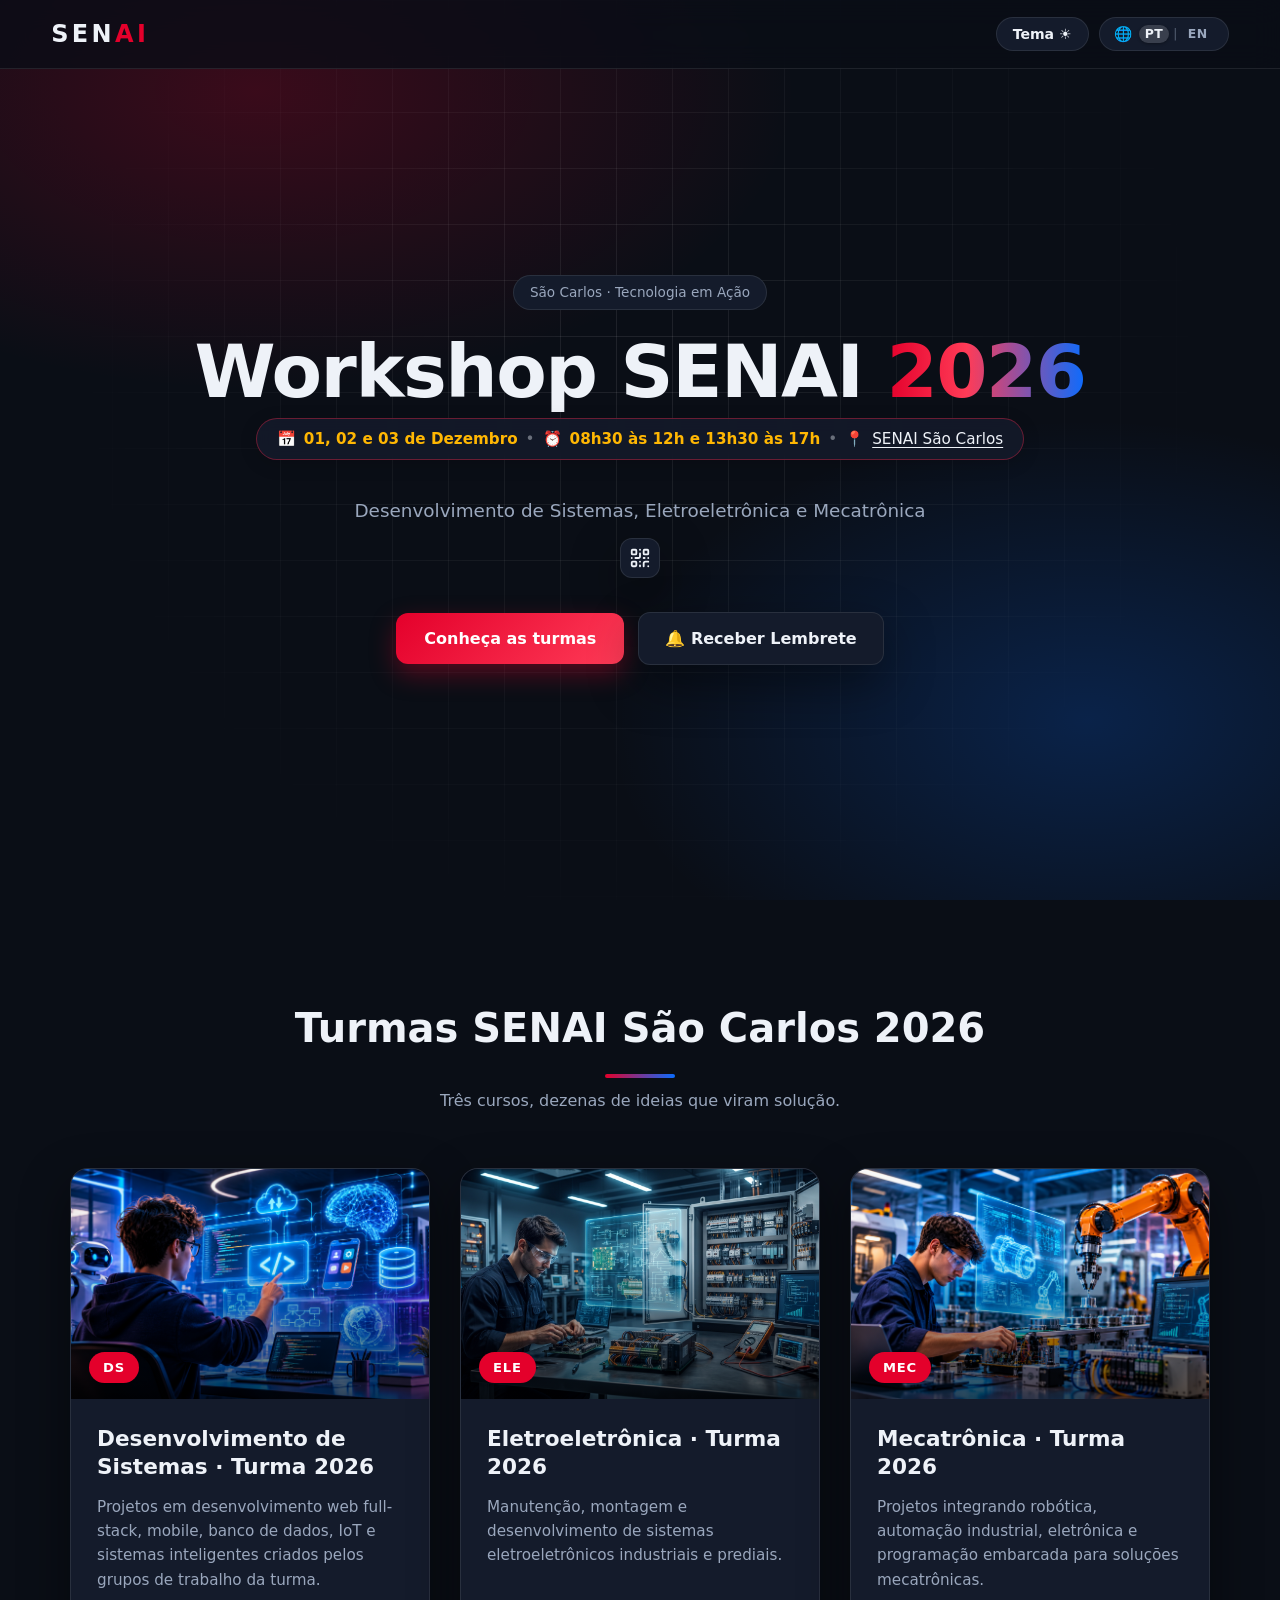
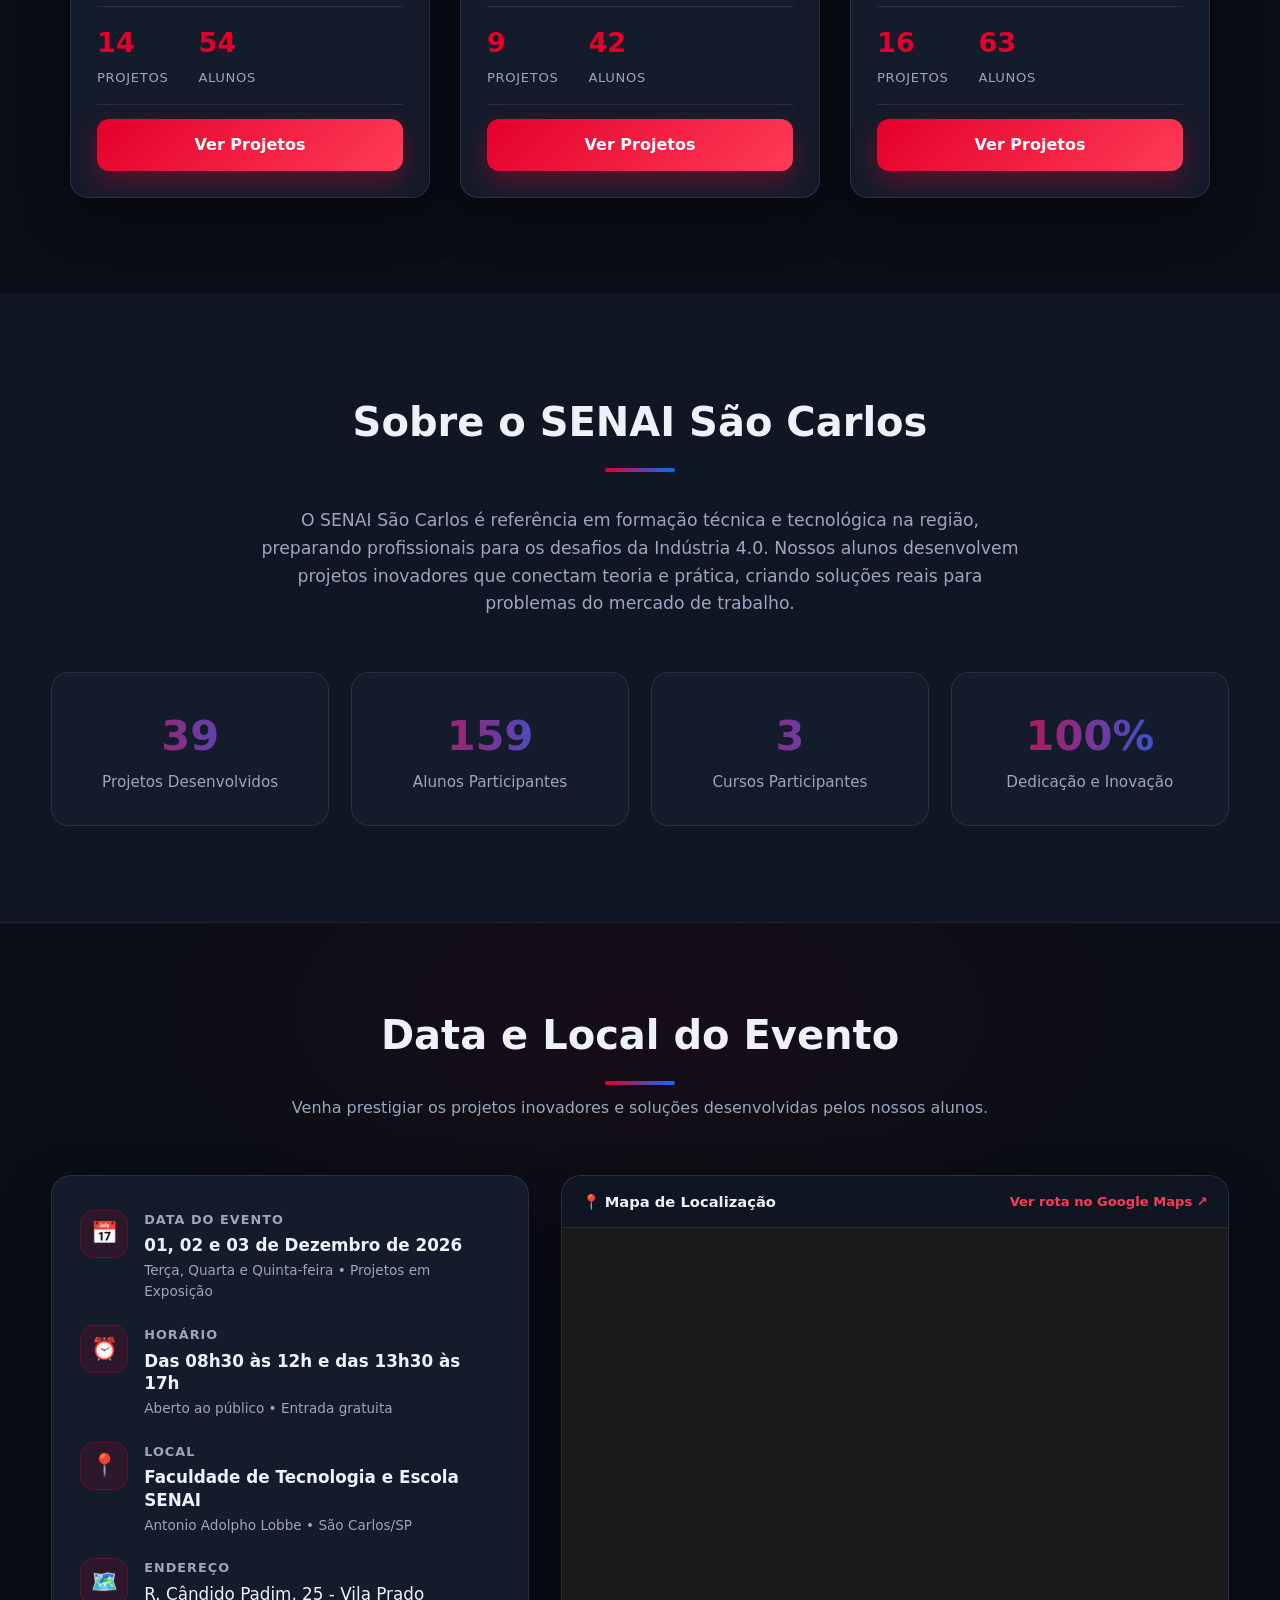
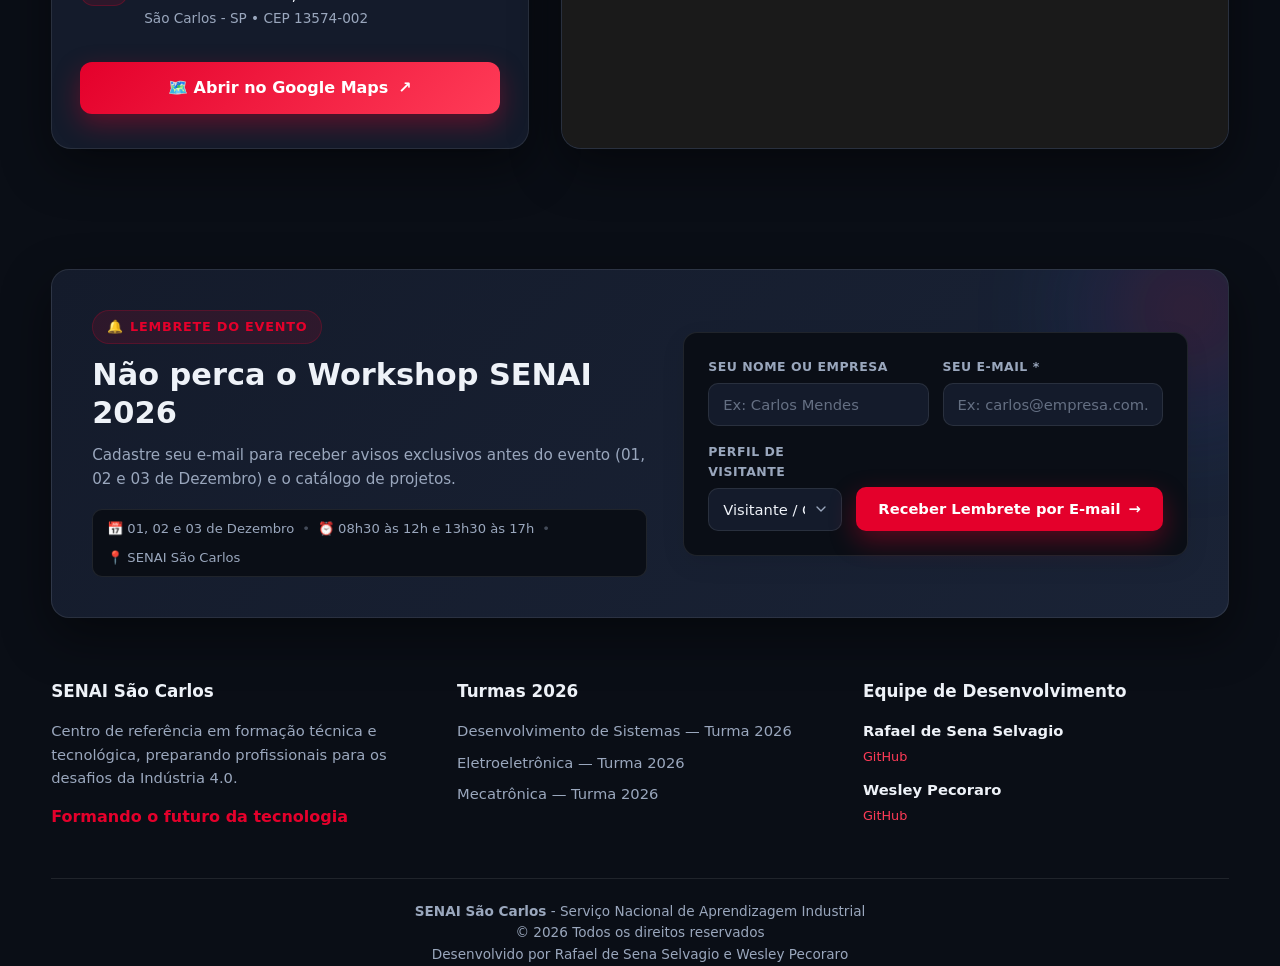
<file: index.html>
<!DOCTYPE html>
<html lang="pt-BR" data-theme="dark">

<head>
  <meta charset="UTF-8">
  <meta name="viewport" content="width=device-width, initial-scale=1.0">
  <title>SENAI - Workshop 2026</title>
  <meta name="description"
    content="Workshop SENAI 2026 — projetos dos alunos de Desenvolvimento de Sistemas, Eletroeletrônica e Mecatrônica, SENAI São Carlos.">
  <link rel="icon" type="image/png" href="img/favicon.png">
  <link rel="apple-touch-icon" href="img/favicon.png">
  <link rel="stylesheet" href="css/style.css?v=4.2">
</head>

<body data-page="home">
  <div id="app"></div>
  <script src="js/qrcode.min.js"></script>
  <script src="js/leads.js?v=3.4"></script>
  <script src="js/data.js?v=5.5"></script>
  <script src="js/main.js?v=4.5"></script>
</body>

</html>
</file>
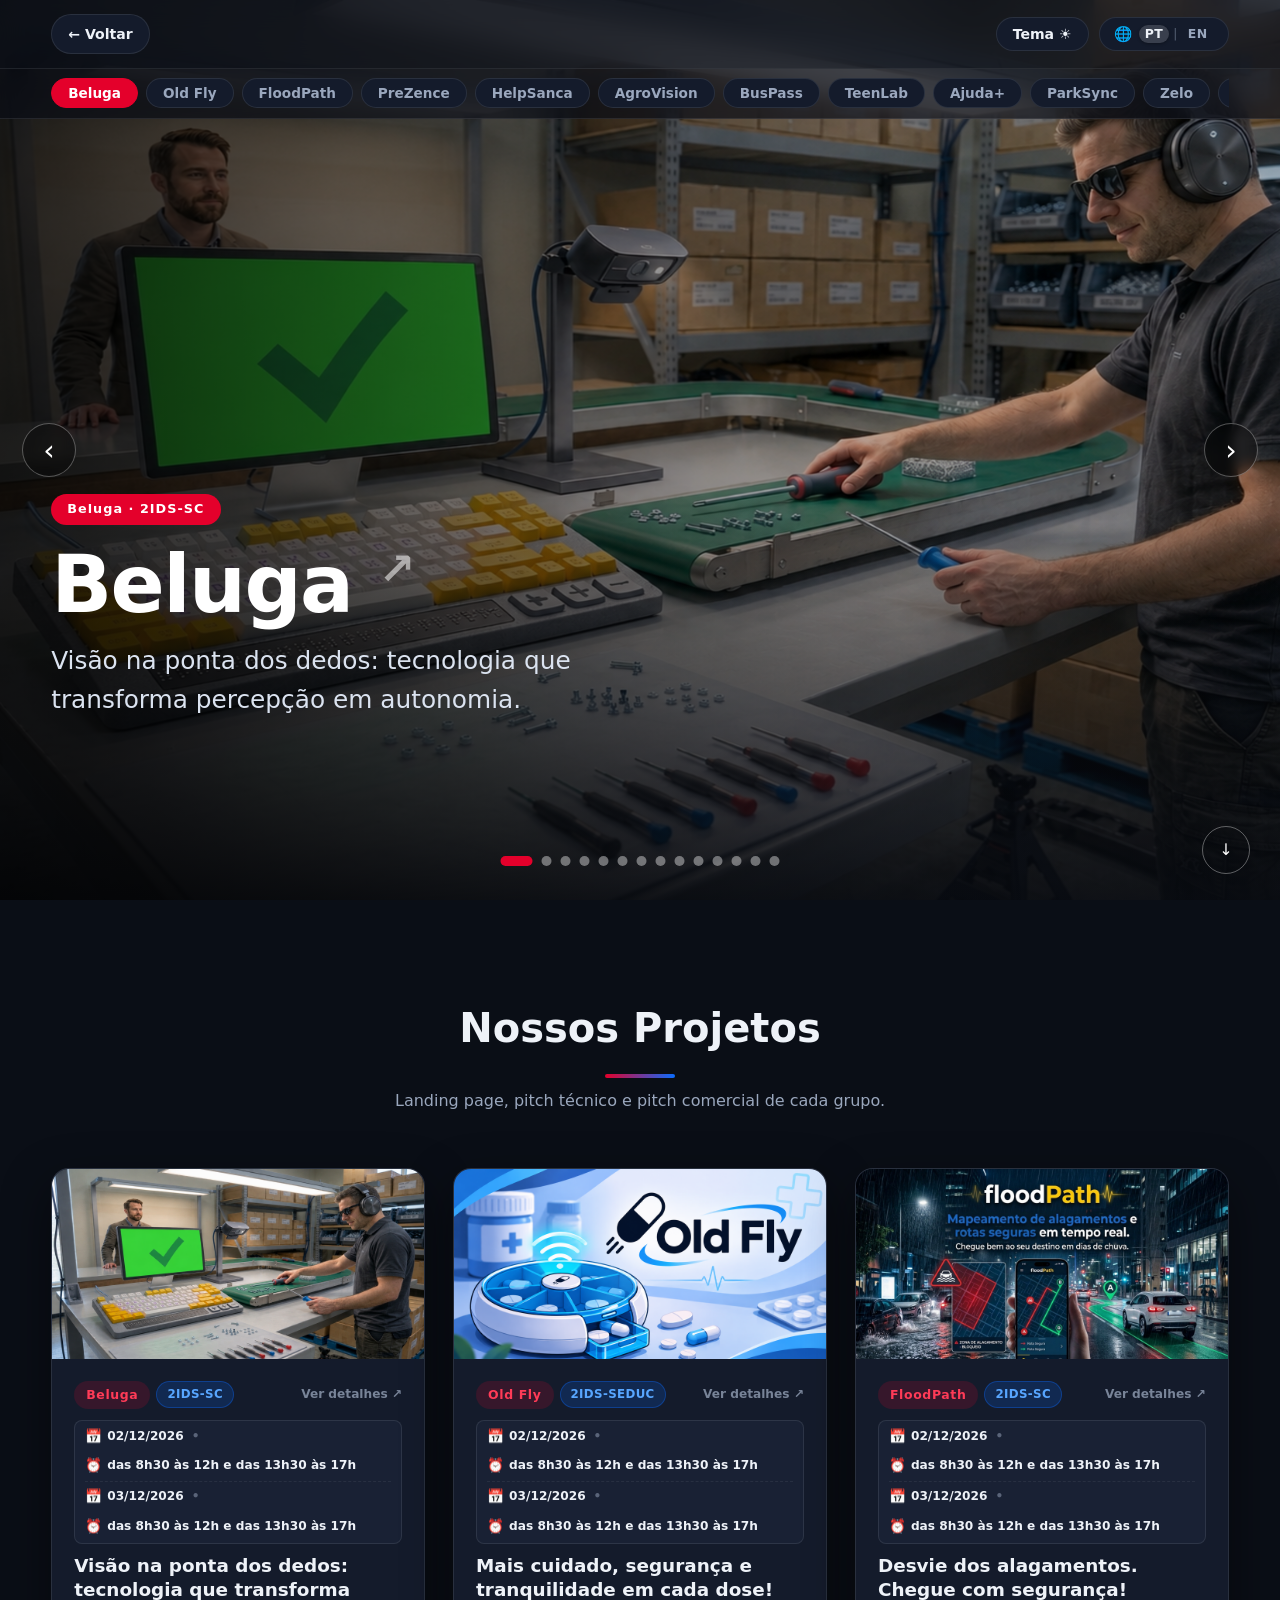
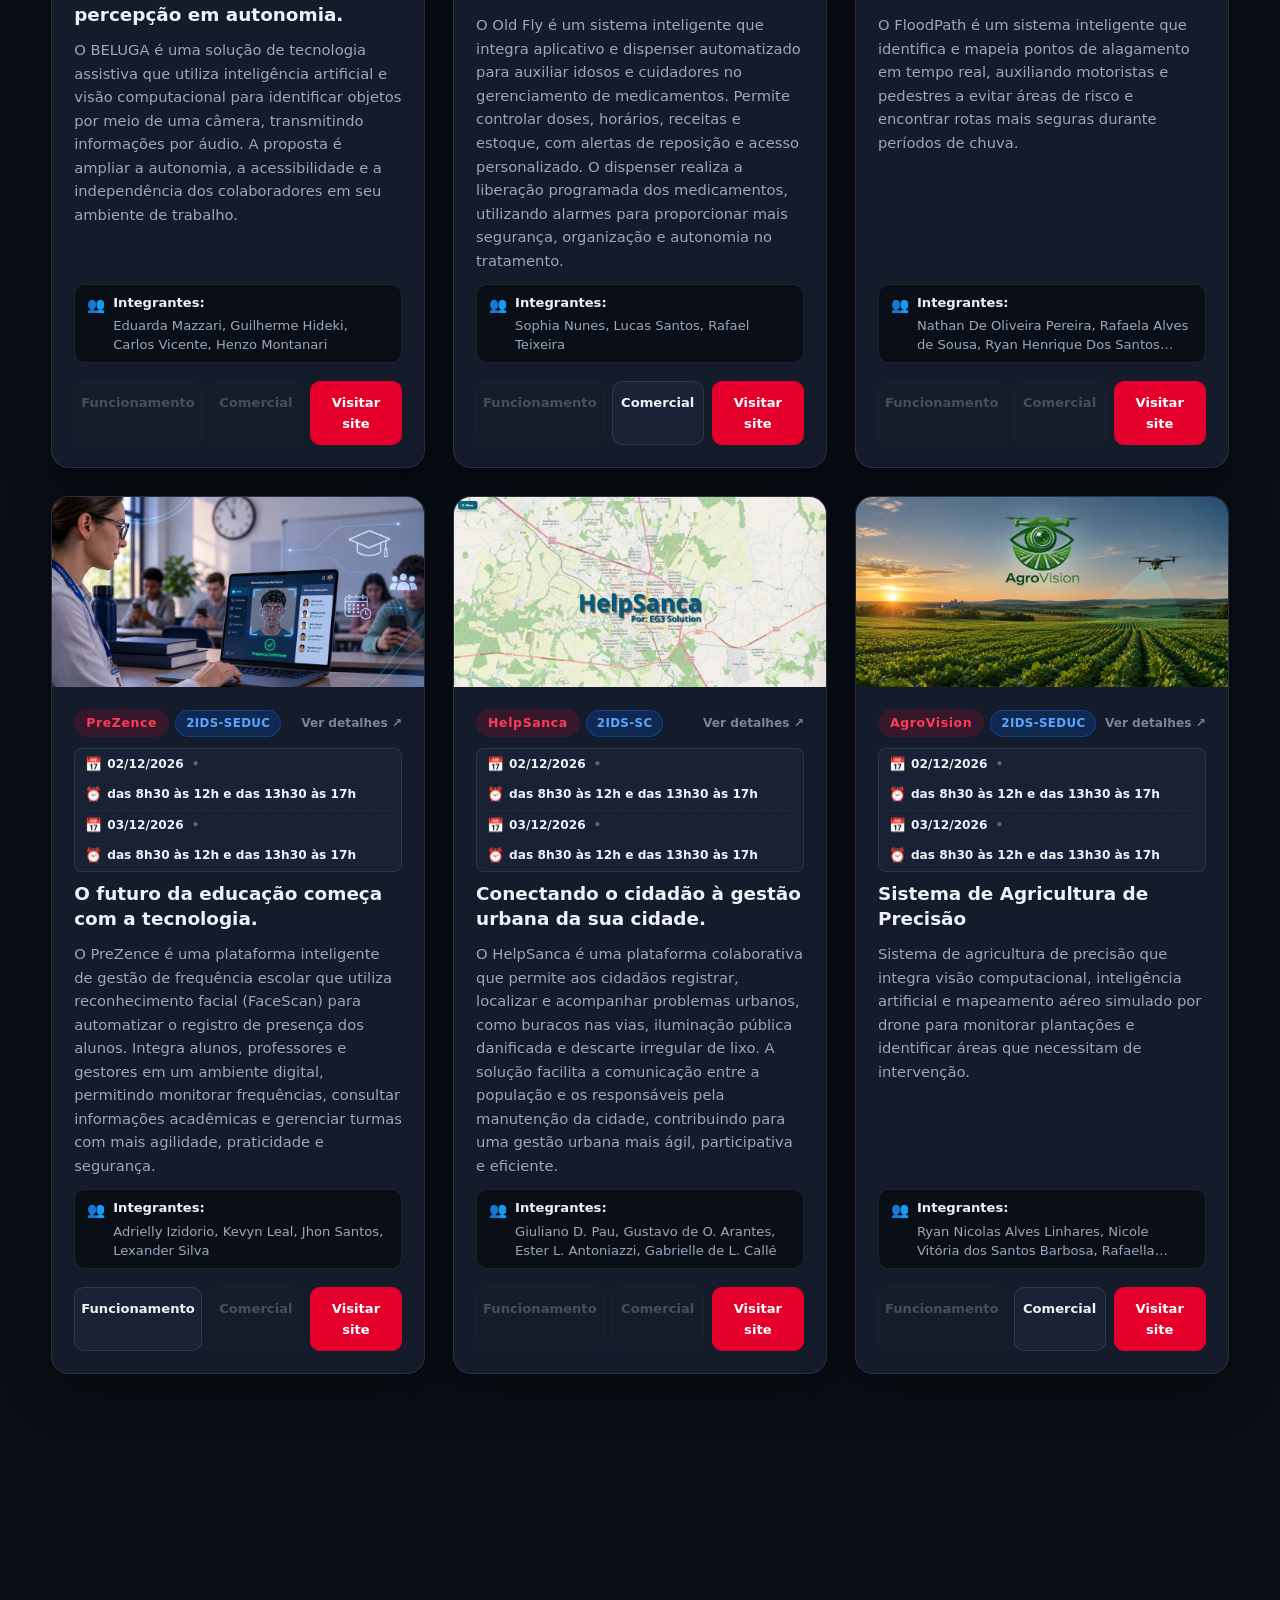
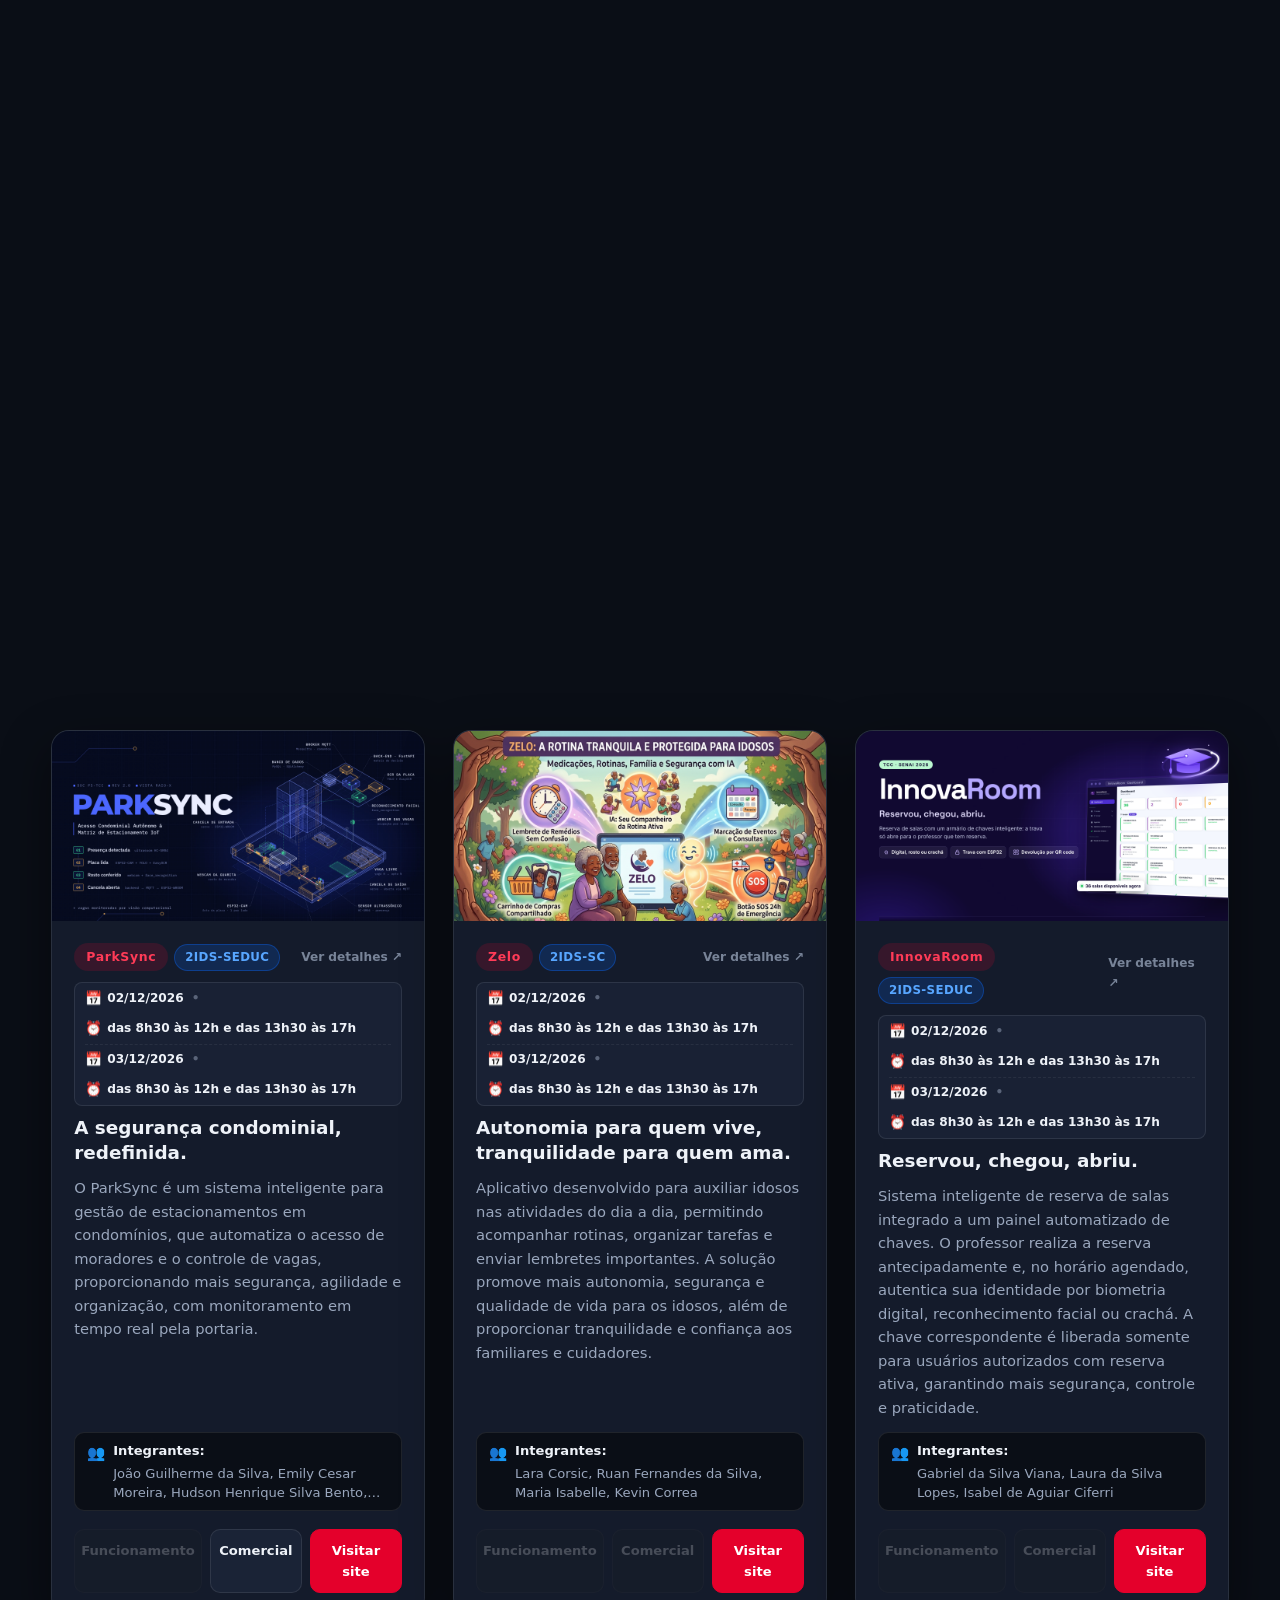
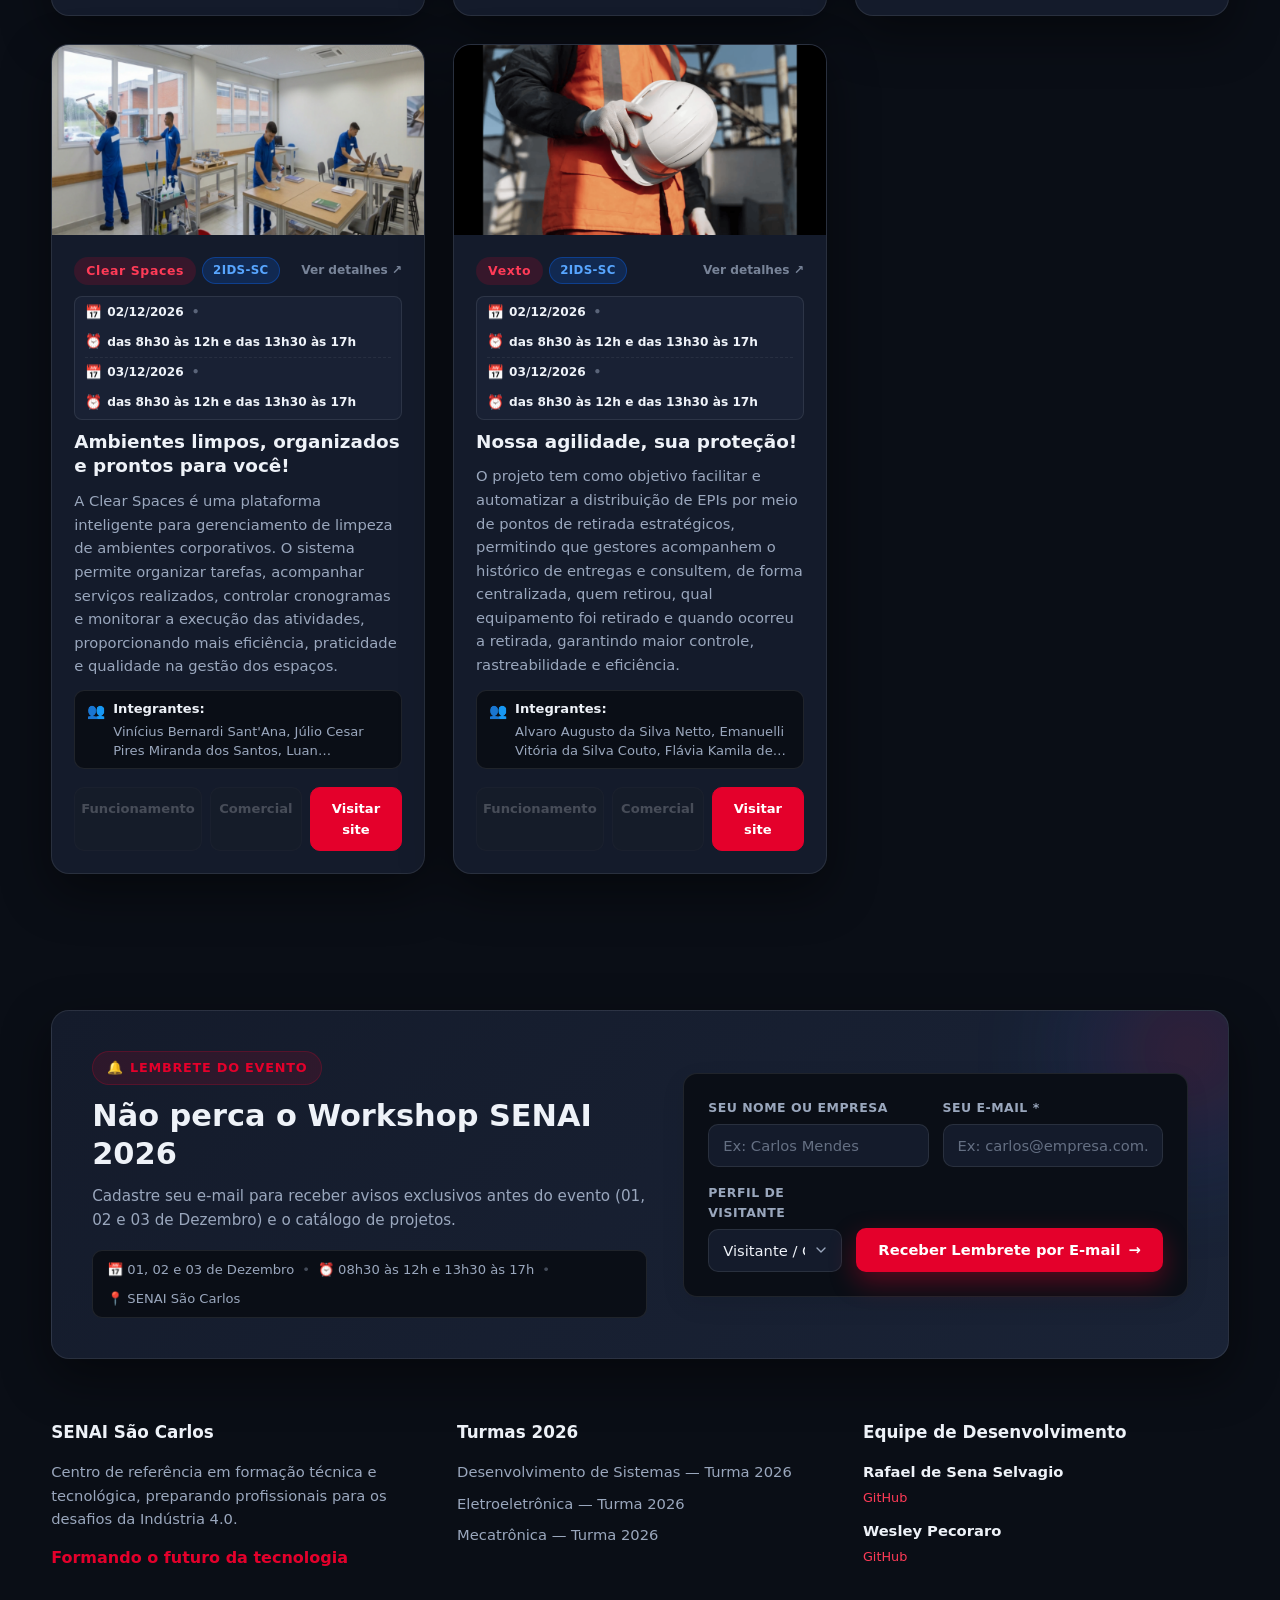
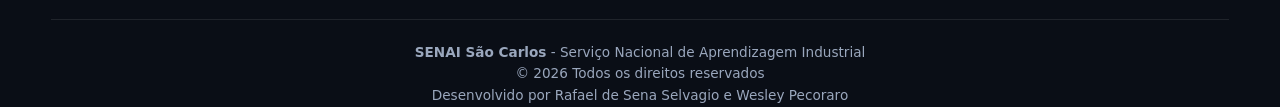
<file: html/ds.html>
<!DOCTYPE html>
<html lang="pt-BR" data-theme="dark">
<head>
  <meta charset="UTF-8">
  <meta name="viewport" content="width=device-width, initial-scale=1.0">
  <title>SENAI - Desenvolvimento de Sistemas 2026</title>
  <link rel="icon" type="image/png" href="../img/favicon.png">
  <link rel="apple-touch-icon" href="../img/favicon.png">
  <link rel="stylesheet" href="../css/style.css?v=4.2">
</head>
<body data-page="ds">
  <div id="app"></div>
  <script src="../js/qrcode.min.js"></script>
  <script src="../js/leads.js?v=3.4"></script>
  <script src="../js/data.js?v=5.5"></script>
  <script src="../js/main.js?v=4.5"></script>
</body>
</html>
</file>
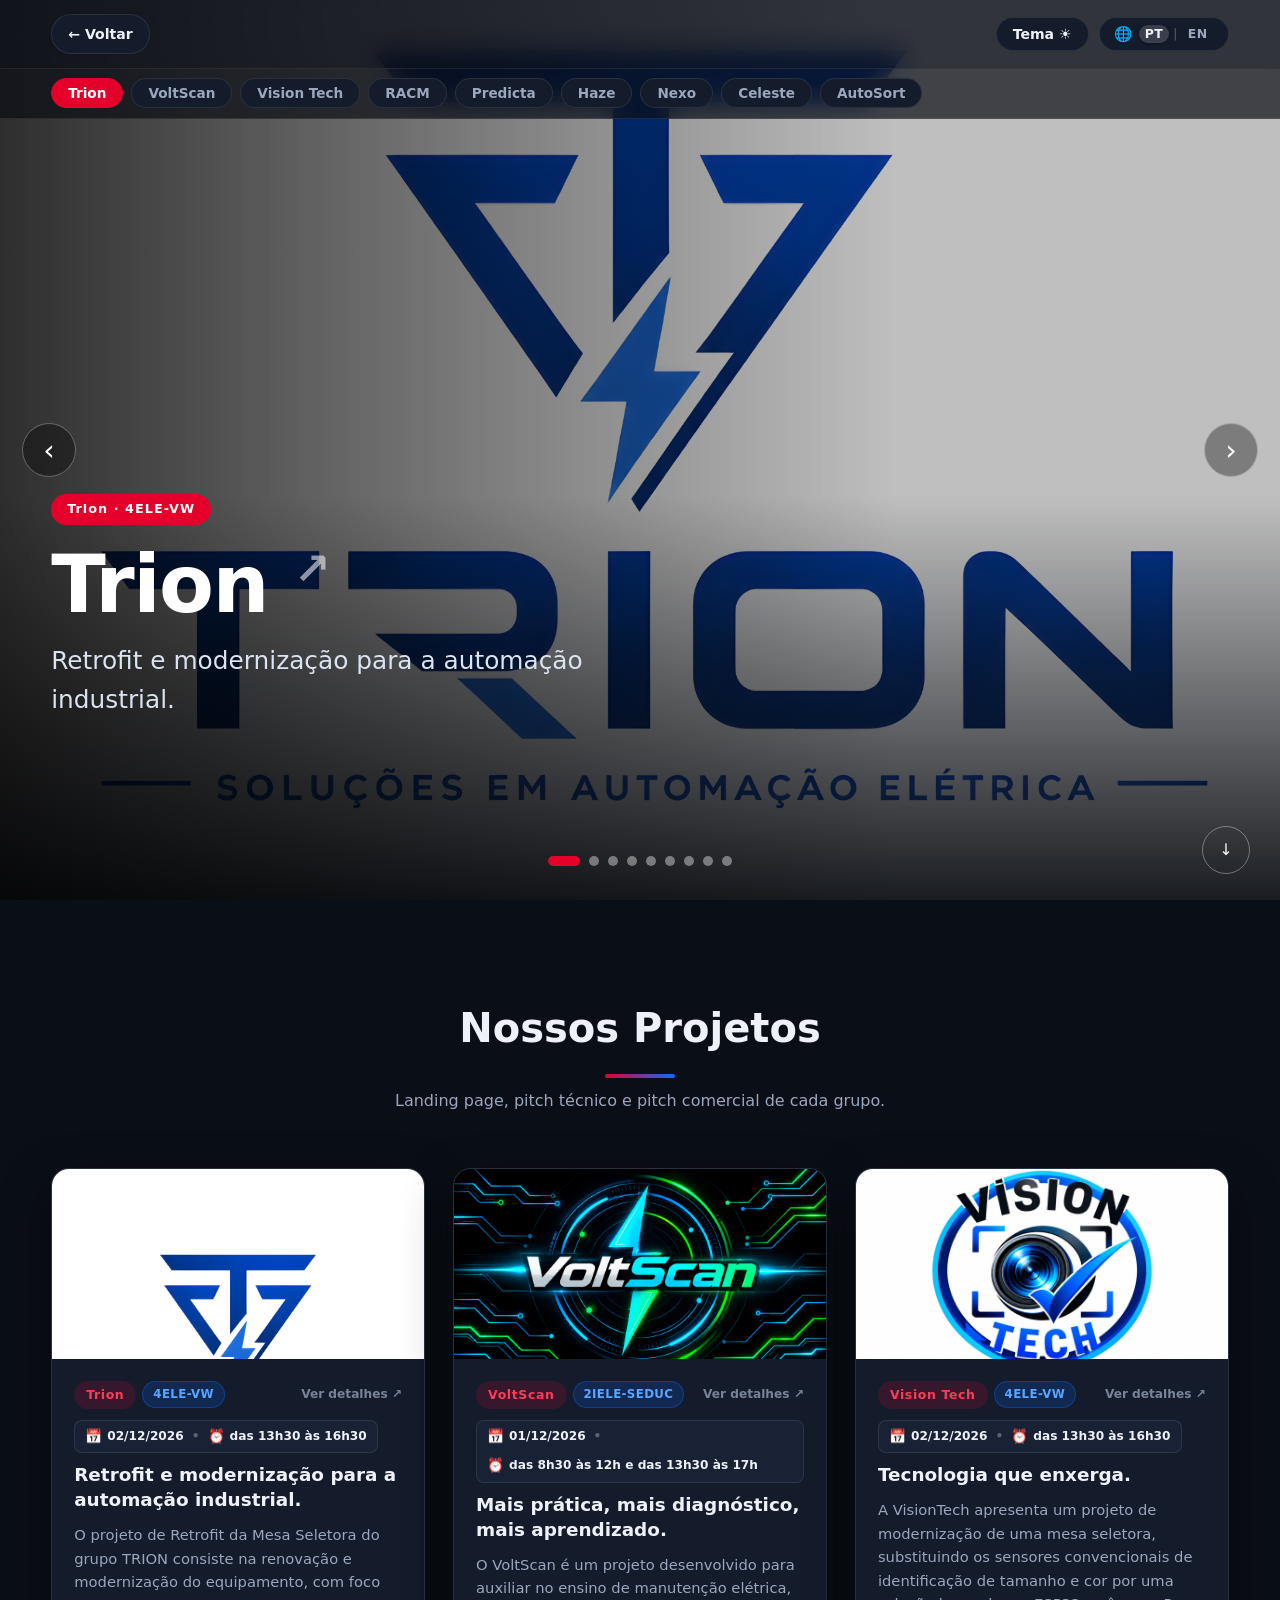
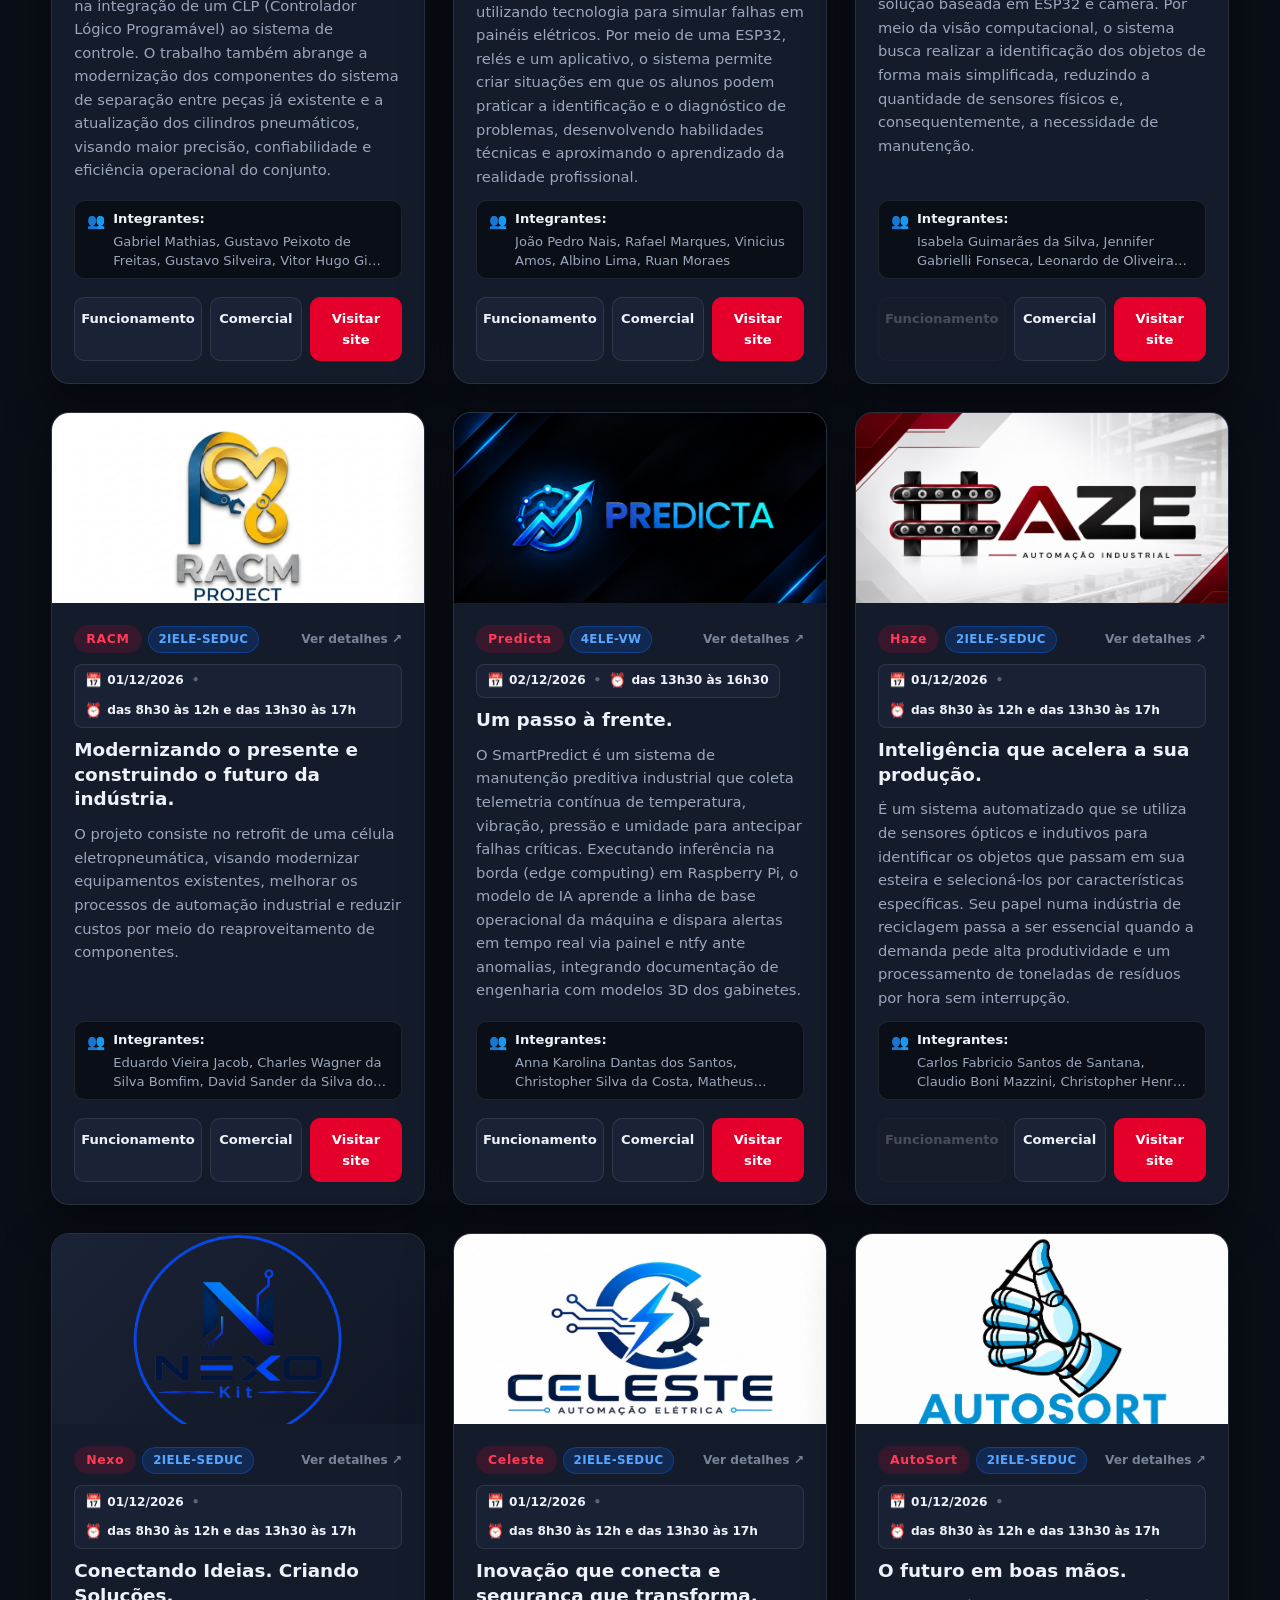
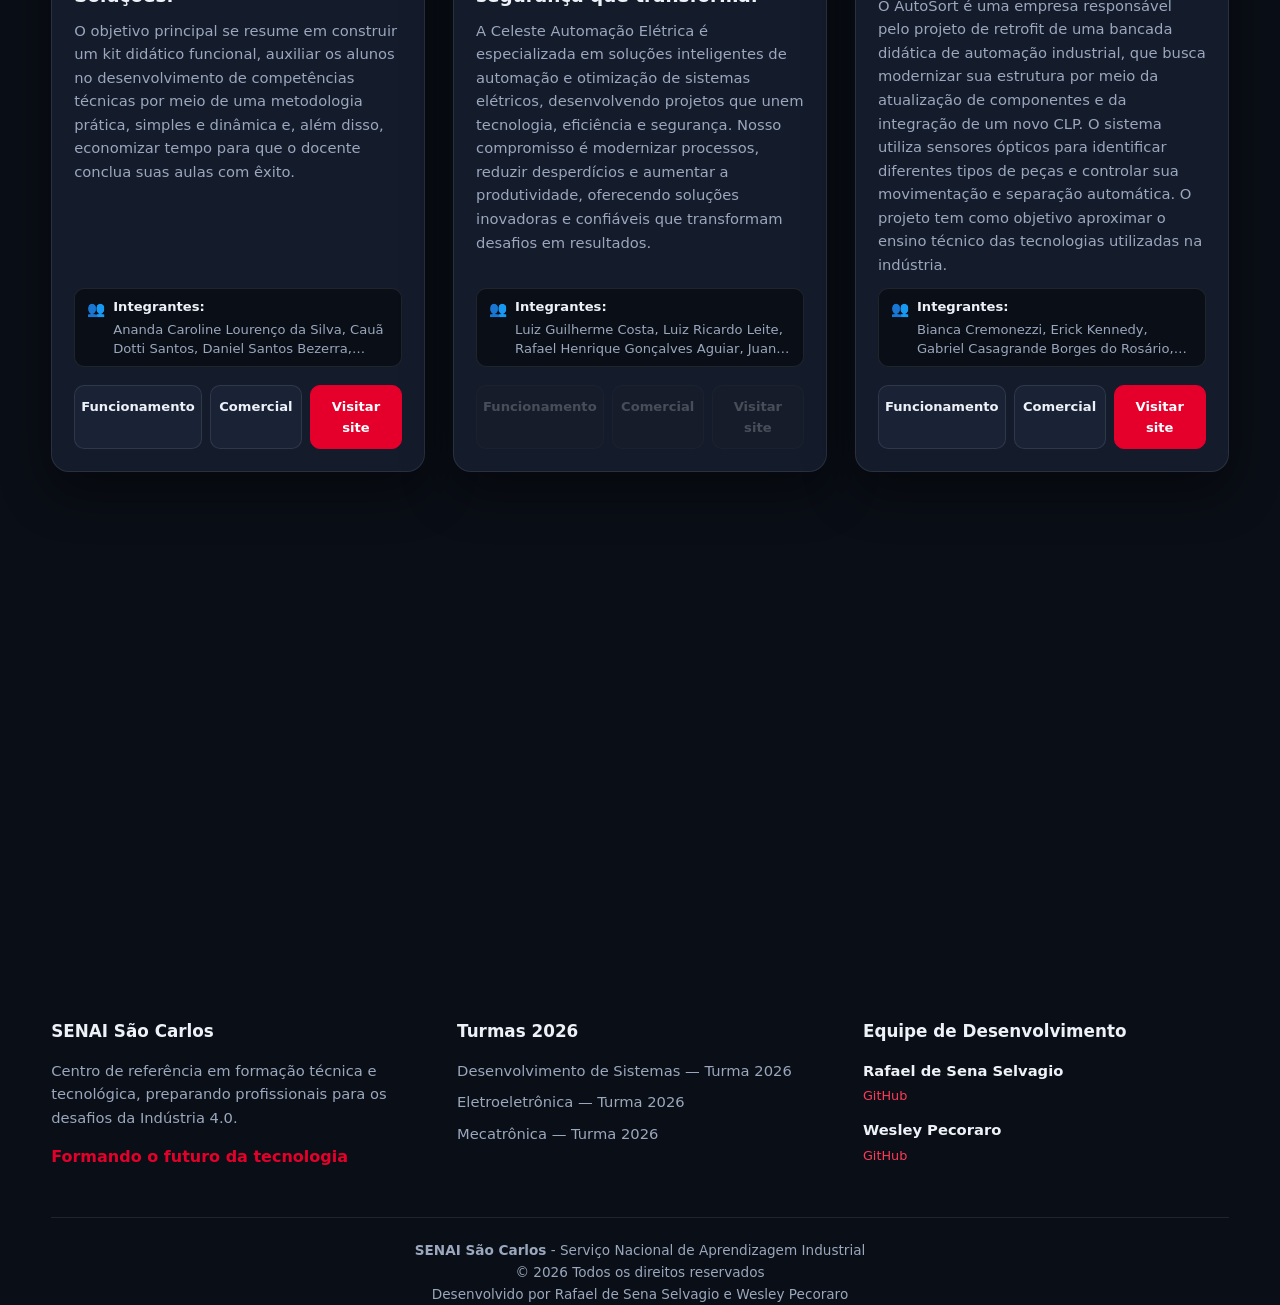
<file: html/eletroeletronica.html>
<!DOCTYPE html>
<html lang="pt-BR" data-theme="dark">
<head>
  <meta charset="UTF-8">
  <meta name="viewport" content="width=device-width, initial-scale=1.0">
  <title>SENAI - Eletroeletrônica 2026</title>
  <link rel="icon" type="image/png" href="../img/favicon.png">
  <link rel="apple-touch-icon" href="../img/favicon.png">
  <link rel="stylesheet" href="../css/style.css?v=4.2">
</head>
<body data-page="eletroeletronica">
  <div id="app"></div>
  <script src="../js/qrcode.min.js"></script>
  <script src="../js/leads.js?v=3.4"></script>
  <script src="../js/data.js?v=5.5"></script>
  <script src="../js/main.js?v=4.5"></script>
</body>
</html>
</file>
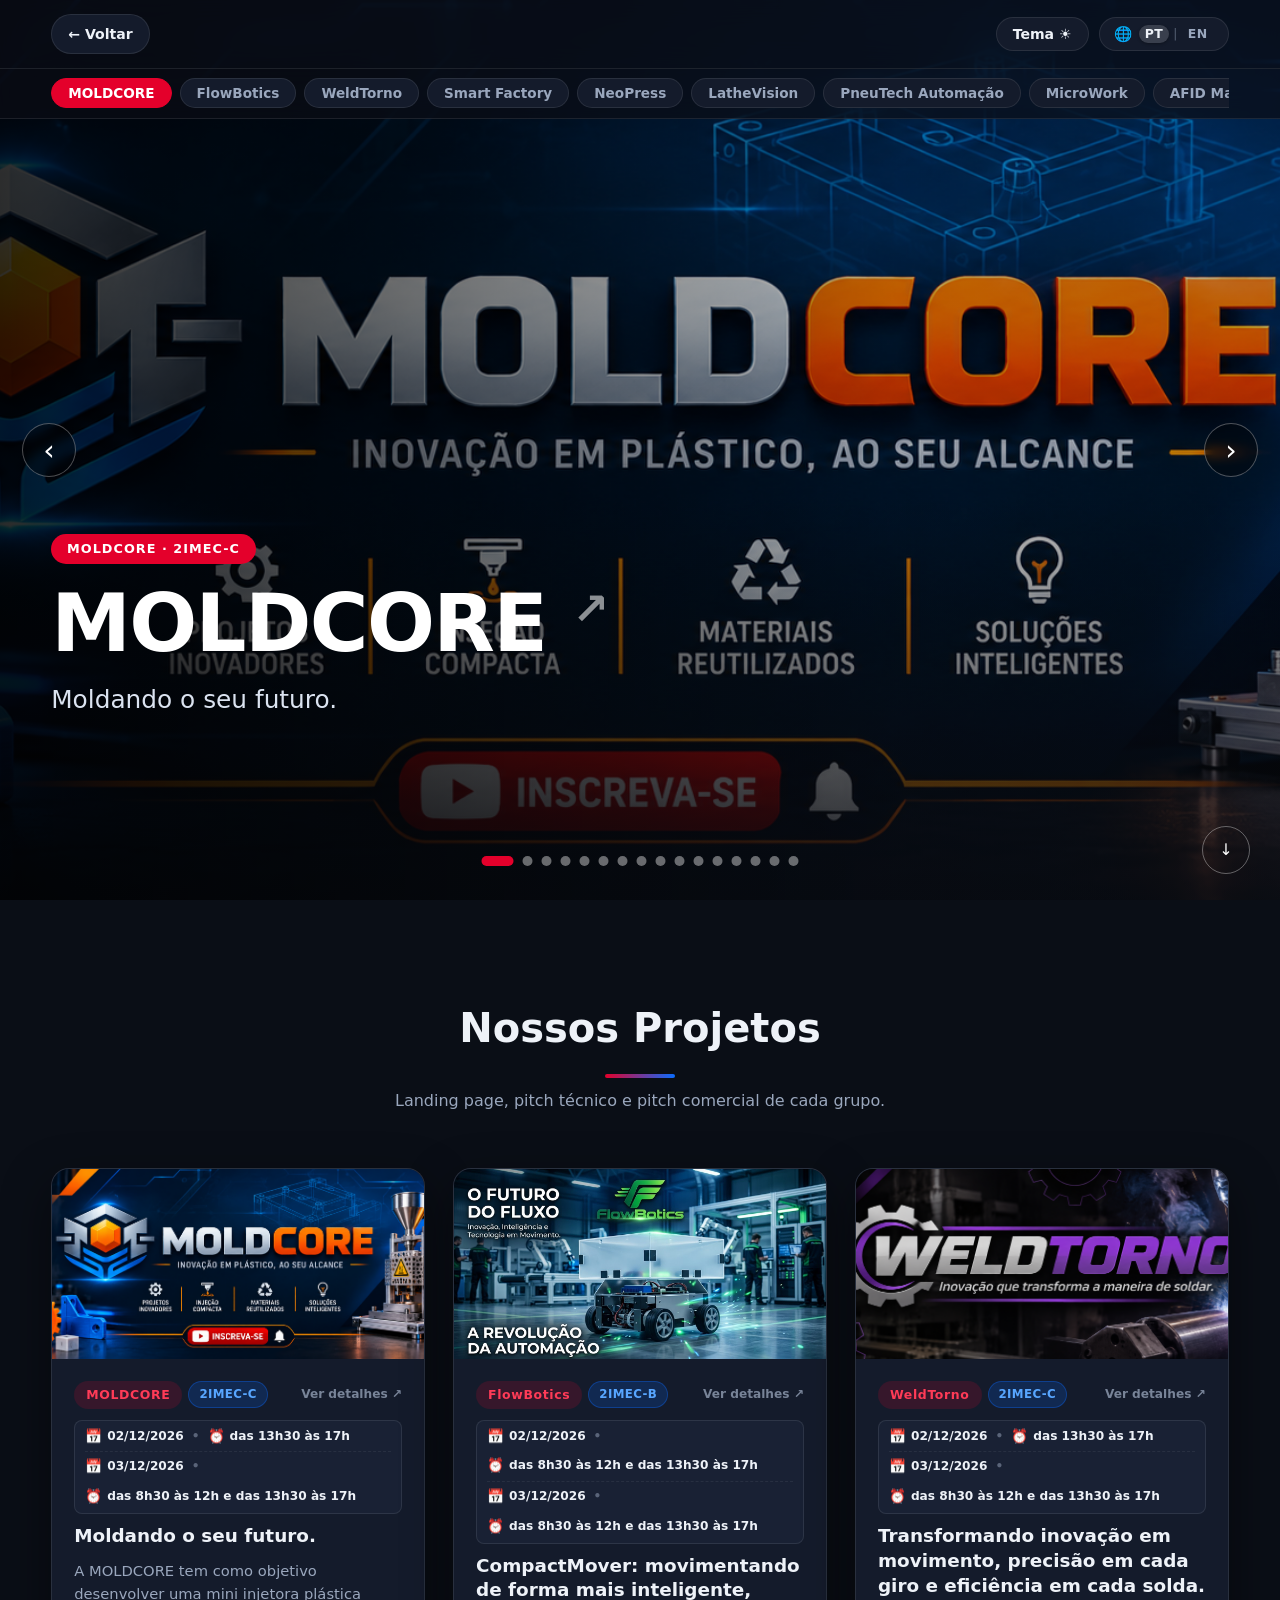
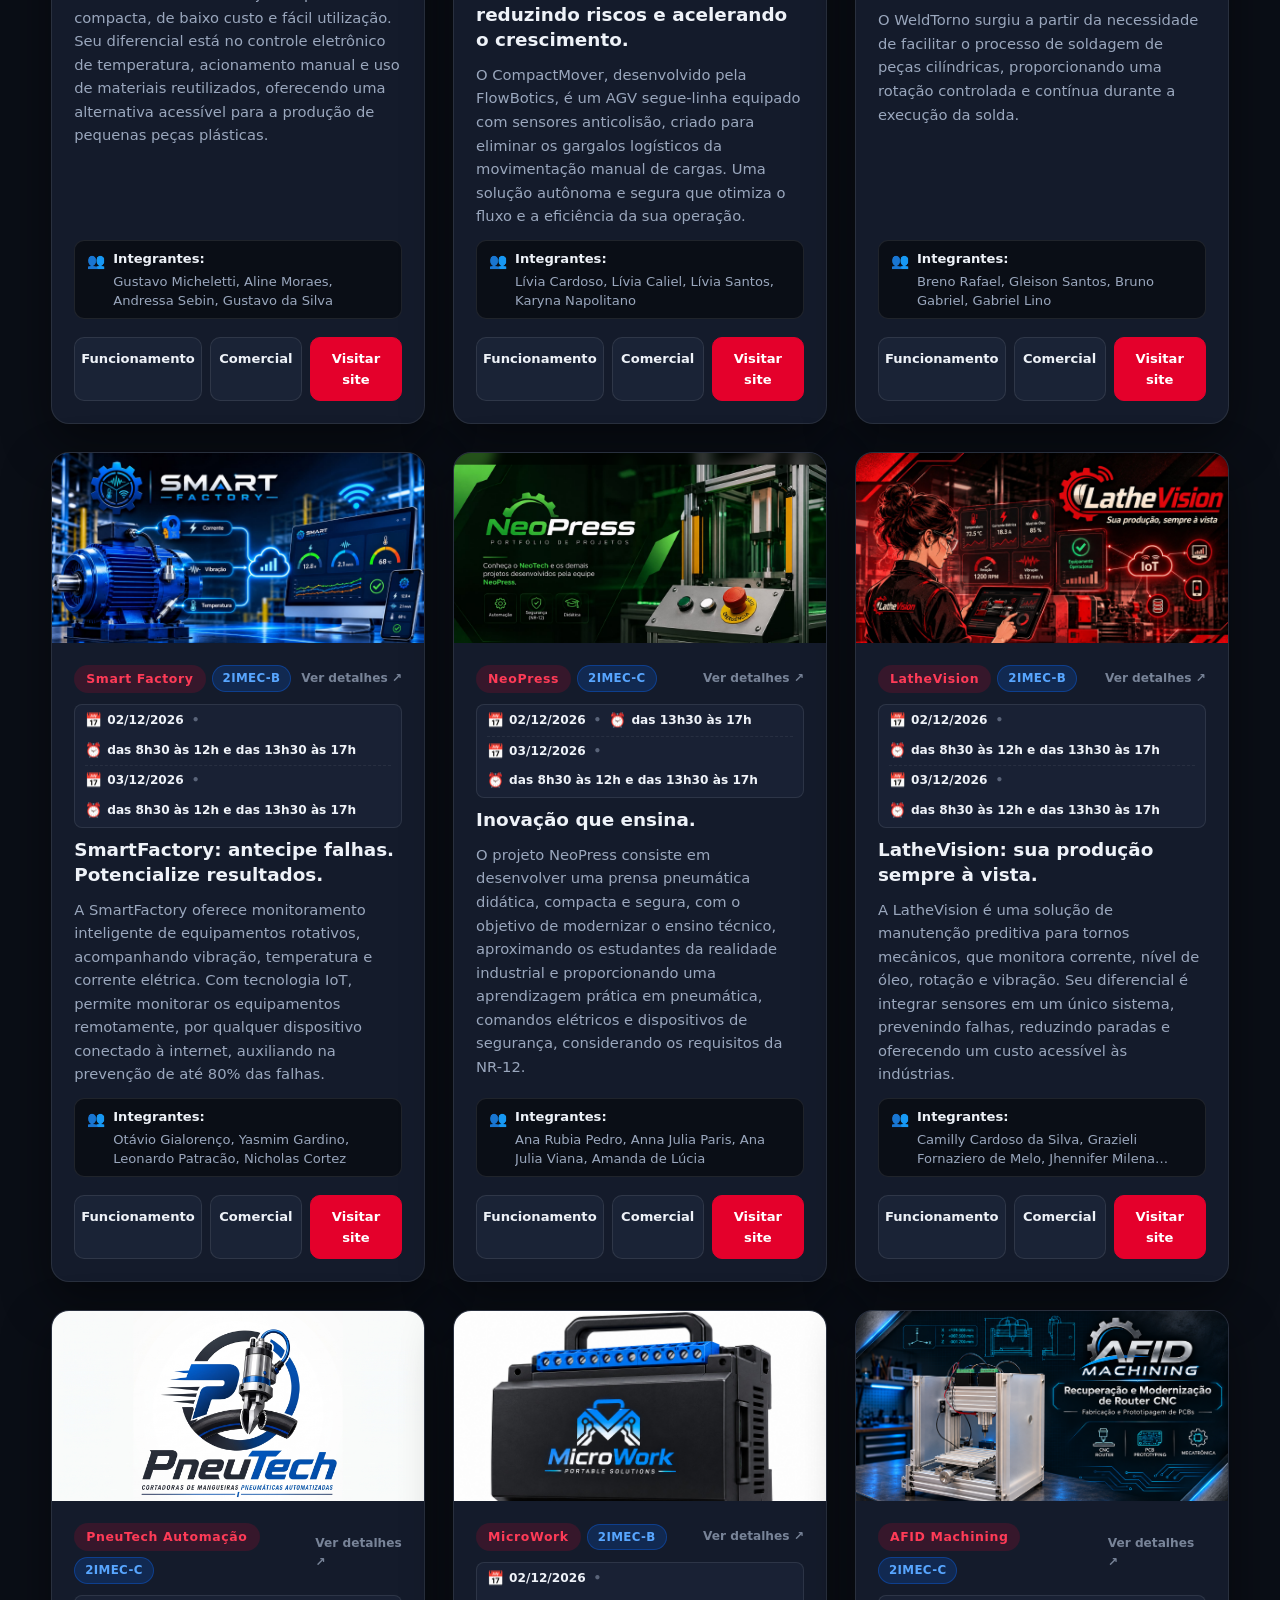
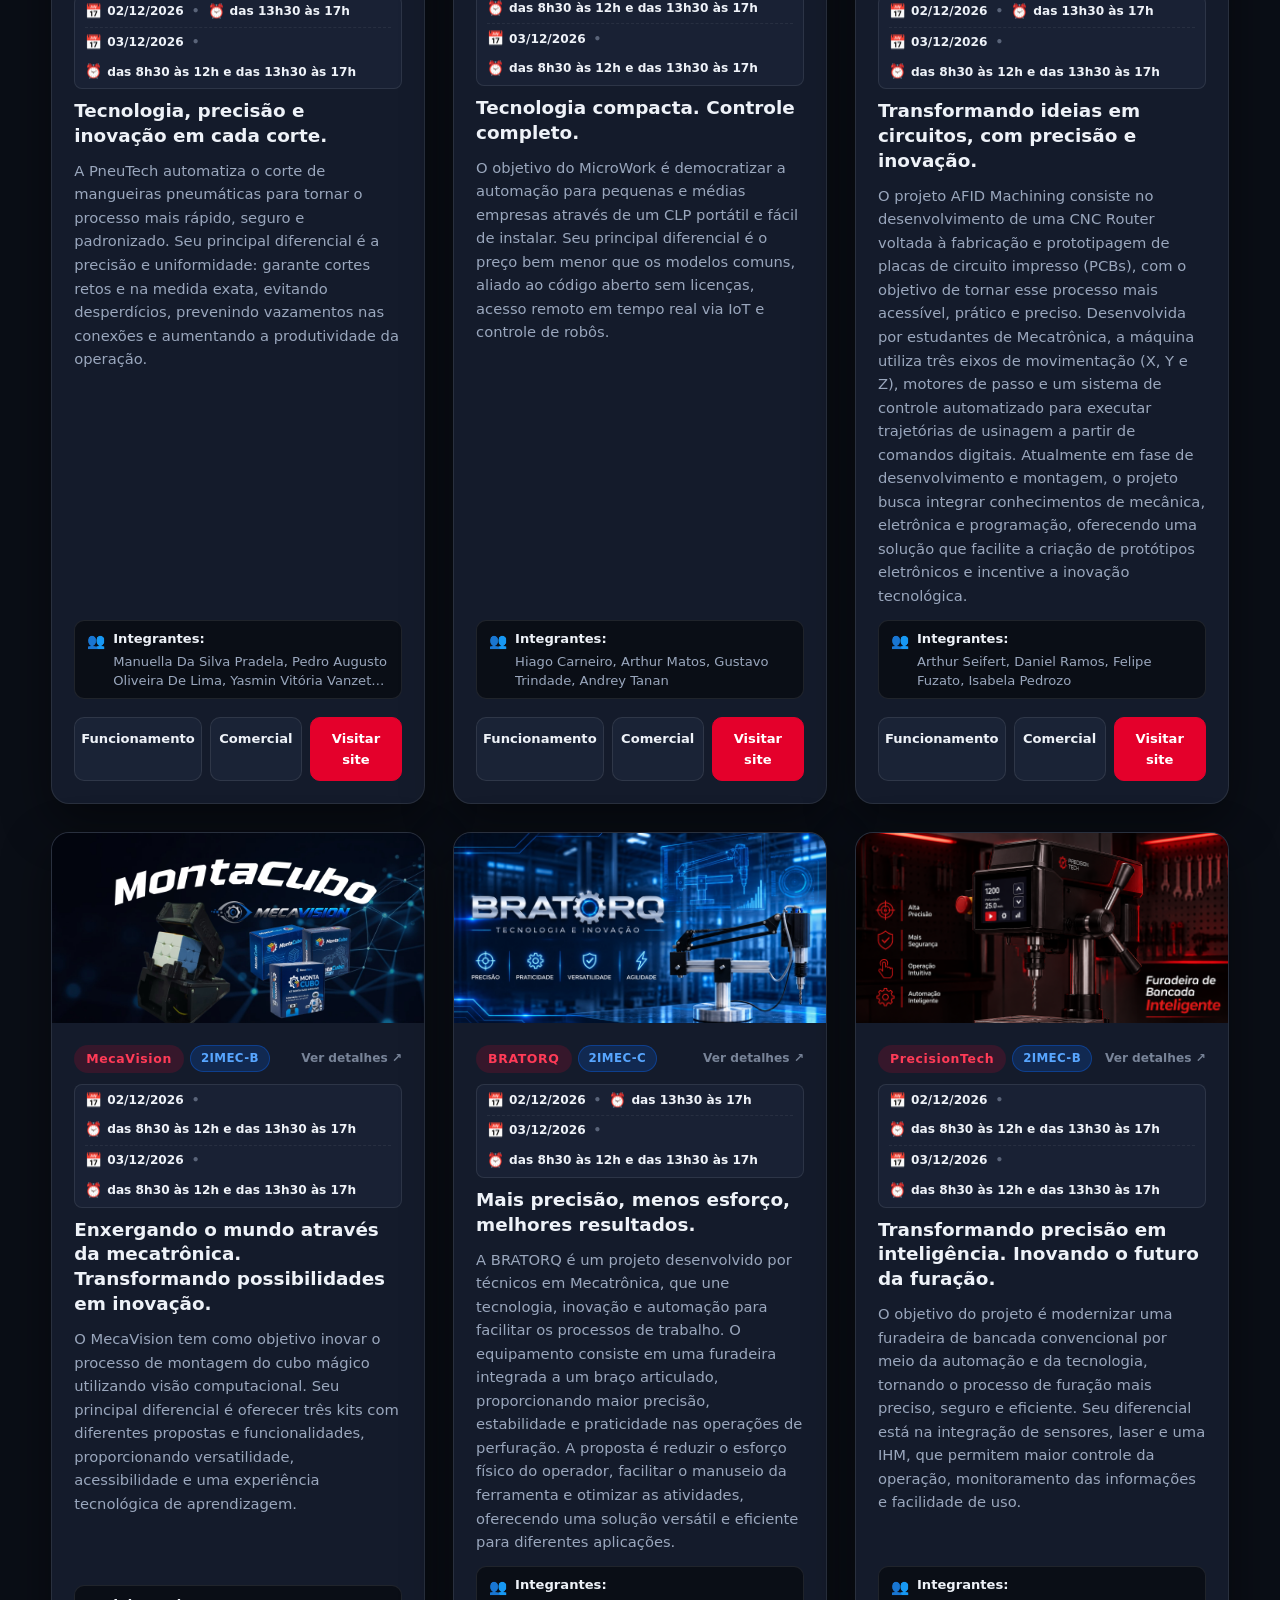
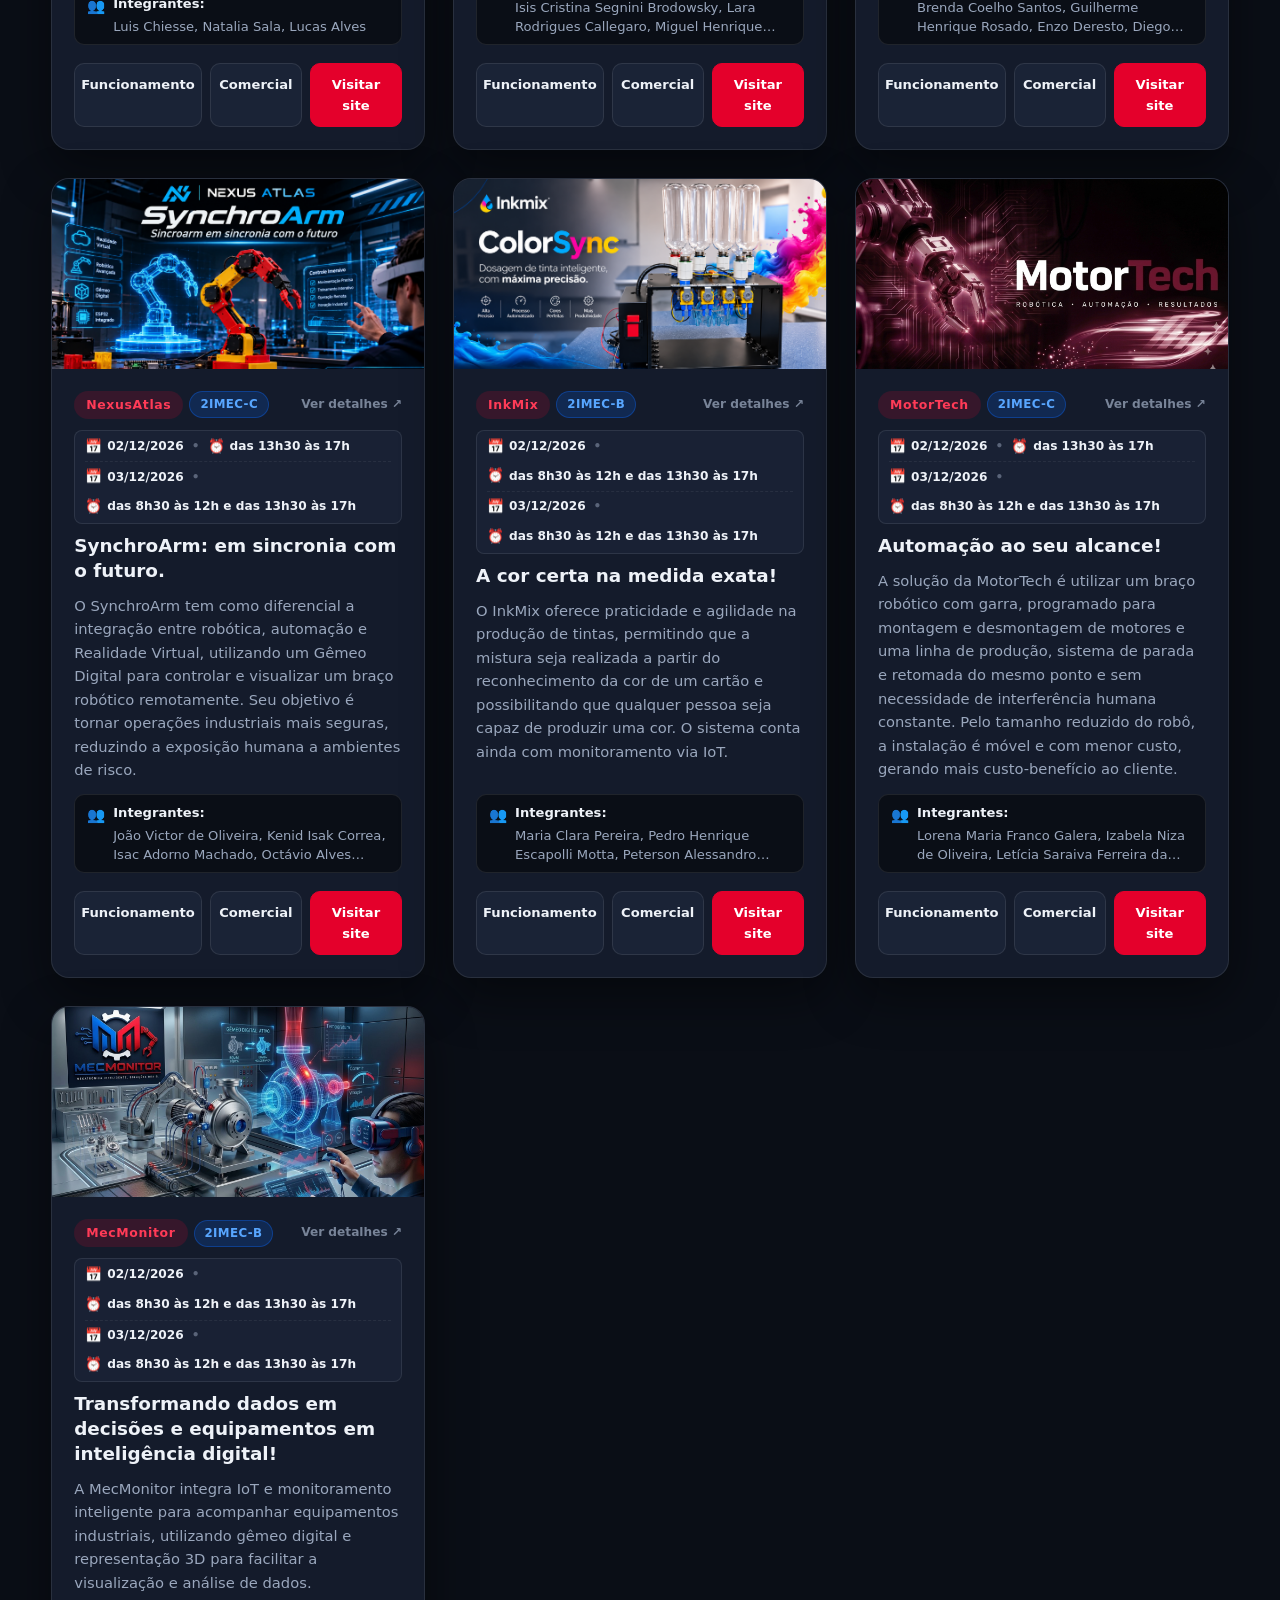
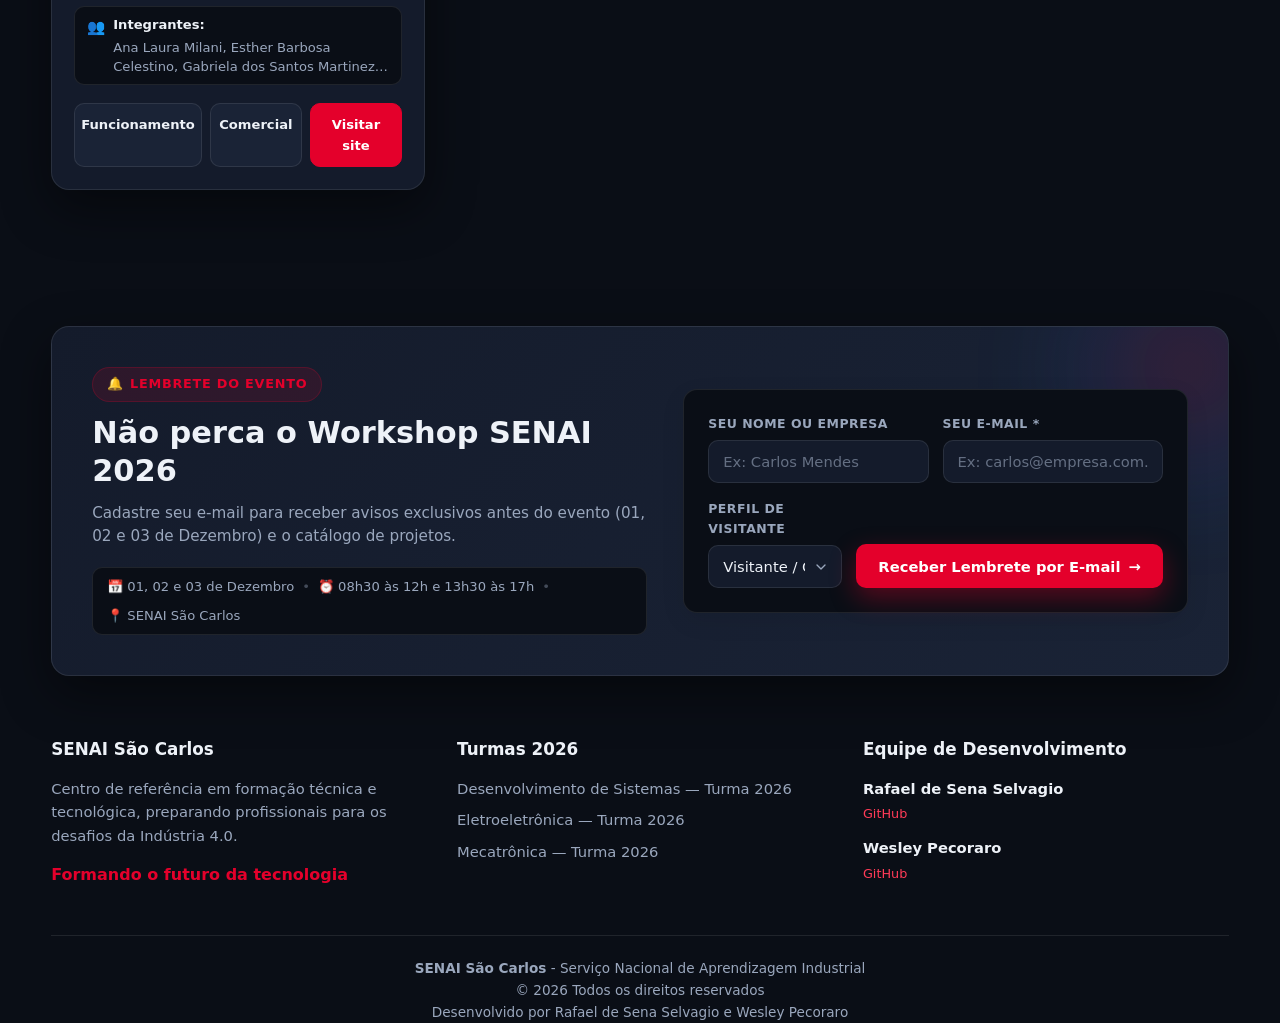
<file: html/mecatronica.html>
<!DOCTYPE html>
<html lang="pt-BR" data-theme="dark">

<head>
  <meta charset="UTF-8">
  <meta name="viewport" content="width=device-width, initial-scale=1.0">
  <title>SENAI - Mecatrônica 2026</title>
  <link rel="icon" type="image/png" href="../img/favicon.png">
  <link rel="apple-touch-icon" href="../img/favicon.png">
  <link rel="stylesheet" href="../css/style.css?v=4.2">
</head>

<body data-page="mecatronica">
  <div id="app"></div>
  <script src="../js/qrcode.min.js"></script>
  <script src="../js/leads.js?v=3.4"></script>
  <script src="../js/data.js?v=5.5"></script>
  <script src="../js/main.js?v=4.5"></script>
</body>

</html>
</file>
<file: css/style.css>
/* ===== SENAI Workshop 2026 — estilos ===== */
:root {
  --bg: #0a0e16;
  --bg-2: #101624;
  --card: #141b2b;
  --card-2: #1a2336;
  --text: #eef2f8;
  --muted: #9aa7bd;
  --line: rgba(255, 255, 255, .09);
  --red: #e4002b;
  --red-2: #ff3b57;
  --blue: #0a6cff;
  --shadow: 0 18px 50px rgba(0, 0, 0, .45);
  --radius: 18px;
  --font: 'Inter', 'Segoe UI', system-ui, -apple-system, Roboto, sans-serif;
}

[data-theme="light"] {
  --bg: #f4f6fb;
  --bg-2: #ffffff;
  --card: #ffffff;
  --card-2: #eef1f8;
  --text: #101828;
  --muted: #586379;
  --line: rgba(16, 24, 40, .10);
  --shadow: 0 14px 40px rgba(16, 24, 40, .12);
}

* {
  box-sizing: border-box;
  margin: 0;
  padding: 0
}

html {
  scroll-behavior: smooth
}

body {
  font-family: var(--font);
  background: var(--bg);
  color: var(--text);
  line-height: 1.6;
  transition: background .3s, color .3s;
  overflow-x: hidden
}

img {
  max-width: 100%;
  display: block
}

a {
  color: inherit;
  text-decoration: none
}

button {
  font-family: inherit;
  cursor: pointer
}

.container {
  width: min(1200px, 92%);
  margin: 0 auto
}

/* ---------- Header ---------- */
.header {
  position: fixed;
  inset: 0 0 auto 0;
  z-index: 100;
  background: color-mix(in srgb, var(--bg) 78%, transparent);
  backdrop-filter: blur(14px);
  border-bottom: 1px solid var(--line)
}

.header .container {
  display: flex;
  align-items: center;
  justify-content: space-between;
  height: 68px
}

.logo {
  font-weight: 900;
  font-size: 1.5rem;
  letter-spacing: .14em;
  color: var(--text)
}

.logo span {
  color: var(--red)
}

.header-actions {
  display: flex;
  gap: 10px;
  align-items: center
}

.btn-ghost {
  background: var(--card);
  color: var(--text);
  border: 1px solid var(--line);
  padding: 8px 16px;
  border-radius: 999px;
  font-weight: 600;
  font-size: .88rem;
  transition: .2s
}

.btn-ghost:hover {
  border-color: var(--red);
  color: var(--red)
}

/* Botão Seletor de Idioma (PT / EN) */
.btn-lang {
  display: inline-flex;
  align-items: center;
  gap: 7px;
  padding: 7px 14px;
  cursor: pointer;
  user-select: none;
}

.btn-lang .lang-icon {
  font-size: 0.92rem;
  line-height: 1;
}

.btn-lang .lang-badges {
  display: inline-flex;
  align-items: center;
  gap: 4px;
  font-size: 0.78rem;
  font-weight: 700;
  letter-spacing: 0.04em;
}

.btn-lang .lang-badge {
  display: inline-block;
  padding: 2px 6px;
  border-radius: 999px;
  color: var(--muted);
  transition: .2s;
  line-height: 1.2;
}

.btn-lang .lang-badge.active {
  background: rgba(255, 255, 255, 0.16);
  color: var(--text);
  box-shadow: 0 1px 3px rgba(0, 0, 0, 0.3);
}

[data-theme="light"] .btn-lang .lang-badge.active {
  background: var(--red);
  color: #ffffff;
}

.btn-lang .lang-divider {
  color: var(--muted);
  opacity: 0.5;
  font-weight: 400;
  font-size: 0.75rem;
}

[data-theme="light"] .btn-lang .lang-divider {
  opacity: 0.4;
}

.header-dash-btn {
  display: inline-flex;
  align-items: center;
  gap: 6px;
  text-decoration: none;
}

.header-dash-btn:hover {
  border-color: #ffb703;
  color: #ffb703;
}

.back {
  display: inline-flex;
  gap: 6px;
  align-items: center
}

/* ---------- Hero (home) ---------- */
.hero {
  position: relative;
  min-height: 100vh;
  display: grid;
  place-items: center;
  text-align: center;
  padding: 120px 0 80px;
  overflow: hidden;
  background:
    radial-gradient(900px 500px at 20% 10%, rgba(228, 0, 43, .22), transparent 60%),
    radial-gradient(800px 500px at 85% 80%, rgba(10, 108, 255, .22), transparent 60%),
    var(--bg)
}

.hero::before {
  content: "";
  position: absolute;
  inset: 0;
  background-image: linear-gradient(var(--line) 1px, transparent 1px), linear-gradient(90deg, var(--line) 1px, transparent 1px);
  background-size: 56px 56px;
  mask-image: radial-gradient(circle at 50% 40%, #000 0, transparent 70%);
  animation: drift 22s linear infinite
}

@keyframes drift {
  to {
    background-position: 56px 56px
  }
}

.hero .container {
  position: relative
}

.hero .eyebrow {
  display: inline-block;
  padding: 6px 16px;
  border: 1px solid var(--line);
  border-radius: 999px;
  color: var(--muted);
  font-size: .85rem;
  margin-bottom: 22px;
  background: var(--card)
}

.hero h1 {
  font-size: clamp(2.2rem, 6vw, 4.6rem);
  line-height: 1.08;
  font-weight: 900;
  letter-spacing: -.02em
}

.grad {
  background: linear-gradient(90deg, var(--red), var(--red-2) 40%, var(--blue));
  -webkit-background-clip: text;
  background-clip: text;
  color: transparent
}

.hero p.sub {
  margin: 22px auto 34px;
  color: var(--muted);
  font-size: 1.15rem;
  max-width: 620px
}

.btn {
  display: inline-flex;
  align-items: center;
  justify-content: center;
  gap: 8px;
  padding: 13px 28px;
  border-radius: 12px;
  font-weight: 700;
  border: 0;
  background: linear-gradient(135deg, var(--red), var(--red-2));
  color: #fff;
  box-shadow: 0 10px 26px rgba(228, 0, 43, .35);
  transition: .25s
}

.btn:hover {
  transform: translateY(-3px);
  box-shadow: 0 14px 32px rgba(228, 0, 43, .5)
}

/* ---------- Sections ---------- */
section {
  position: relative
}

.section {
  padding: 96px 0
}

.section-title {
  text-align: center;
  font-size: clamp(1.7rem, 4vw, 2.5rem);
  font-weight: 800;
  margin-bottom: 10px
}

.section-title::after {
  content: "";
  display: block;
  width: 70px;
  height: 4px;
  margin: 14px auto 0;
  border-radius: 4px;
  background: linear-gradient(90deg, var(--red), var(--blue))
}

.section-sub {
  text-align: center;
  color: var(--muted);
  margin-bottom: 54px
}

/* ---------- Class cards (home) ---------- */
.class-grid {
  display: grid;
  grid-template-columns: repeat(auto-fit, minmax(320px, 1fr));
  gap: 30px;
  max-width: 1140px;
  margin: 0 auto
}

.class-card {
  background: var(--card);
  border: 1px solid var(--line);
  border-radius: var(--radius);
  overflow: hidden;
  box-shadow: var(--shadow);
  transition: .3s;
  display: flex;
  flex-direction: column
}

.class-card:hover {
  transform: translateY(-8px);
  border-color: color-mix(in srgb, var(--red) 55%, var(--line))
}

.class-img {
  position: relative;
  height: 230px;
  overflow: hidden
}

.class-img img {
  width: 100%;
  height: 100%;
  object-fit: cover;
  transition: transform .6s
}

.class-card:hover .class-img img {
  transform: scale(1.08)
}

.class-img::after {
  content: "";
  position: absolute;
  inset: 0;
  background: linear-gradient(180deg, transparent 40%, rgba(0, 0, 0, .65))
}

.badge {
  position: absolute;
  z-index: 2;
  left: 18px;
  bottom: 16px;
  background: var(--red);
  color: #fff;
  font-weight: 800;
  font-size: .82rem;
  padding: 5px 14px;
  border-radius: 999px;
  letter-spacing: .06em
}

.class-body {
  padding: 26px;
  display: flex;
  flex-direction: column;
  gap: 14px;
  flex: 1
}

.class-body h3 {
  font-size: 1.35rem;
  line-height: 1.3
}

.class-body p {
  color: var(--muted);
  font-size: .95rem;
  flex: 1
}

.stats-row {
  display: flex;
  gap: 30px;
  padding: 14px 0;
  border-top: 1px solid var(--line);
  border-bottom: 1px solid var(--line)
}

.stats-row b {
  display: block;
  font-size: 1.7rem;
  font-weight: 900;
  color: var(--red)
}

.stats-row span {
  font-size: .82rem;
  color: var(--muted);
  text-transform: uppercase;
  letter-spacing: .05em
}

/* ---------- About ---------- */
.about {
  background: var(--bg-2)
}

.about-text {
  max-width: 780px;
  margin: 0 auto 54px;
  text-align: center;
  color: var(--muted);
  font-size: 1.08rem
}

.stat-grid {
  display: grid;
  grid-template-columns: repeat(auto-fit, minmax(200px, 1fr));
  gap: 22px
}

.stat {
  background: var(--card);
  border: 1px solid var(--line);
  border-radius: var(--radius);
  padding: 30px 20px;
  text-align: center;
  transition: .3s
}

.stat:hover {
  transform: translateY(-6px);
  border-color: var(--red)
}

.stat b {
  display: block;
  font-size: 2.6rem;
  font-weight: 900;
  background: linear-gradient(90deg, var(--red), var(--blue));
  -webkit-background-clip: text;
  background-clip: text;
  color: transparent
}

.stat span {
  color: var(--muted);
  font-size: .95rem
}

/* ---------- Course page: project nav ---------- */
.project-nav {
  position: fixed;
  top: 68px;
  inset-inline: 0;
  z-index: 90;
  background: color-mix(in srgb, var(--bg) 70%, transparent);
  backdrop-filter: blur(12px);
  border-bottom: 1px solid var(--line)
}

.project-nav .container {
  display: flex;
  gap: 8px;
  overflow-x: auto;
  padding: 10px 0;
  scrollbar-width: none
}

.project-nav .container::-webkit-scrollbar {
  display: none
}

.chip {
  white-space: nowrap;
  background: var(--card);
  border: 1px solid var(--line);
  color: var(--muted);
  padding: 6px 16px;
  border-radius: 999px;
  font-size: .85rem;
  font-weight: 600;
  transition: .2s
}

.chip:hover {
  color: var(--text)
}

.chip.active {
  background: var(--red);
  border-color: var(--red);
  color: #fff
}

/* ---------- Carousel ---------- */
.carousel {
  position: relative;
  height: 100vh;
  min-height: 560px;
  overflow: hidden;
  background: #000
}

.slide {
  position: absolute;
  inset: 0;
  opacity: 0;
  visibility: hidden;
  transition: opacity .9s ease, visibility .9s
}

.slide.active {
  opacity: 1;
  visibility: visible
}

.slide-bg {
  position: absolute;
  inset: 0;
  background-size: cover;
  background-position: center;
  transform: scale(1.08);
  transition: transform 7s ease
}

.slide.active .slide-bg {
  transform: scale(1)
}

.slide::after {
  content: "";
  position: absolute;
  inset: 0;
  background: linear-gradient(90deg, rgba(0, 0, 0, .82), rgba(0, 0, 0, .25) 70%), linear-gradient(0deg, rgba(10, 14, 22, .9), transparent 45%)
}

.slide.noimg .slide-bg {
  background: radial-gradient(800px 500px at 20% 20%, rgba(228, 0, 43, .5), transparent 60%), radial-gradient(800px 500px at 90% 90%, rgba(10, 108, 255, .45), transparent 60%), #0d1322
}

.slide-content {
  position: absolute;
  z-index: 3;
  left: max(4%, calc((100% - 1200px)/2));
  bottom: 20%;
  max-width: 720px;
  color: #fff;
  padding-right: 20px
}

.slide-content .tag {
  display: inline-block;
  background: var(--red);
  padding: 5px 16px;
  border-radius: 999px;
  font-weight: 800;
  font-size: .8rem;
  letter-spacing: .08em;
  margin-bottom: 18px
}

.slide-content h1 {
  font-size: clamp(2.4rem, 7vw, 5rem);
  line-height: 1.05;
  font-weight: 900;
  letter-spacing: -.02em;
  margin-bottom: 14px
}

.slide-content h2 {
  font-size: clamp(1.05rem, 2.4vw, 1.55rem);
  font-weight: 500;
  color: #dbe3f0;
  max-width: 620px
}

.slide-link {
  color: #fff;
  display: inline-block;
  transition: .25s;
  cursor: pointer
}

.slide-link .go {
  font-size: .55em;
  opacity: .55;
  transition: .25s;
  vertical-align: super
}

.slide-link:hover {
  color: var(--red-2);
  text-shadow: 0 0 28px rgba(228, 0, 43, .55)
}

.slide-link:hover .go {
  opacity: 1;
  transform: translate(4px, -4px);
  display: inline-block
}

.slide.active .slide-content>* {
  animation: rise .8s both
}

.slide.active .slide-content>*:nth-child(2) {
  animation-delay: .12s
}

.slide.active .slide-content>*:nth-child(3) {
  animation-delay: .24s
}

@keyframes rise {
  from {
    opacity: 0;
    transform: translateY(26px)
  }

  to {
    opacity: 1;
    transform: none
  }
}

.arrow {
  position: absolute;
  z-index: 5;
  top: 50%;
  transform: translateY(-50%);
  width: 54px;
  height: 54px;
  border-radius: 50%;
  border: 1px solid rgba(255, 255, 255, .3);
  background: rgba(0, 0, 0, .35);
  backdrop-filter: blur(6px);
  color: #fff;
  font-size: 1.8rem;
  line-height: 1;
  transition: .2s
}

.arrow:hover {
  background: var(--red);
  border-color: var(--red)
}

.arrow.prev {
  left: 22px
}

.arrow.next {
  right: 22px
}

.dots {
  position: absolute;
  z-index: 5;
  bottom: 34px;
  left: 50%;
  transform: translateX(-50%);
  display: flex;
  gap: 9px
}

.dot {
  width: 10px;
  height: 10px;
  border-radius: 10px;
  border: 0;
  background: rgba(255, 255, 255, .4);
  transition: .3s
}

.dot.active {
  width: 32px;
  background: var(--red)
}

.scroll-down {
  position: absolute;
  z-index: 5;
  bottom: 26px;
  right: 30px;
  width: 48px;
  height: 48px;
  border-radius: 50%;
  display: grid;
  place-items: center;
  color: #fff;
  border: 1px solid rgba(255, 255, 255, .35);
  animation: bounce 2s infinite
}

@keyframes bounce {
  50% {
    transform: translateY(8px)
  }
}

/* ---------- Project cards ---------- */
.project-grid {
  display: grid;
  grid-template-columns: repeat(auto-fill, minmax(320px, 1fr));
  gap: 28px
}

.project-card {
  background: var(--card);
  border: 1px solid var(--line);
  border-radius: var(--radius);
  overflow: hidden;
  display: flex;
  flex-direction: column;
  transition: .3s;
  box-shadow: var(--shadow);
  scroll-margin-top: 150px;
  cursor: pointer;
  position: relative;
  outline: none
}

.project-card:hover {
  transform: translateY(-8px);
  border-color: color-mix(in srgb, var(--red) 55%, var(--line))
}

.project-card:focus-visible {
  box-shadow: 0 0 0 3px var(--red)
}

.project-card.flash {
  animation: flash 1.4s
}

@keyframes flash {
  30% {
    box-shadow: 0 0 0 3px var(--red)
  }
}

.project-img {
  height: 190px;
  overflow: hidden;
  display: grid;
  place-items: center;
  background: linear-gradient(135deg, var(--card-2), var(--bg-2));
  position: relative
}

.project-img img {
  width: 100%;
  height: 100%;
  object-fit: cover;
  transition: transform .5s
}

.project-img.logo-fit img {
  object-fit: contain;
  padding: 22px
}

.project-card:hover .project-img img {
  transform: scale(1.07)
}

.ph {
  font-size: 3.4rem;
  font-weight: 900;
  background: linear-gradient(135deg, var(--red), var(--blue));
  -webkit-background-clip: text;
  background-clip: text;
  color: transparent
}

.project-body {
  padding: 22px;
  display: flex;
  flex-direction: column;
  gap: 10px;
  flex: 1
}

.pheader {
  display: flex;
  align-items: center;
  justify-content: space-between;
  gap: 8px
}

.project-body .pname {
  align-self: flex-start;
  background: color-mix(in srgb, var(--red) 16%, transparent);
  color: var(--red-2);
  font-weight: 800;
  font-size: .78rem;
  padding: 4px 12px;
  border-radius: 999px;
  letter-spacing: .05em
}

.ptags {
  display: flex;
  align-items: center;
  gap: 6px;
  flex-wrap: wrap;
}

.pturma {
  display: inline-flex;
  align-items: center;
  gap: 4px;
  background: color-mix(in srgb, var(--blue) 18%, transparent);
  color: #58a6ff;
  font-weight: 700;
  font-size: .74rem;
  padding: 3px 10px;
  border-radius: 999px;
  letter-spacing: .03em;
  border: 1px solid color-mix(in srgb, var(--blue) 35%, transparent);
}

[data-theme="light"] .pturma {
  background: rgba(10, 108, 255, 0.1);
  color: #0056b3;
  border-color: rgba(10, 108, 255, 0.25);
}

/* ---------- Horário de Apresentação no Card ---------- */
.project-schedule {
  display: flex;
  flex-direction: column;
  gap: 4px;
  background: color-mix(in srgb, var(--card-2) 90%, transparent);
  border: 1px solid var(--line);
  padding: 5px 10px;
  border-radius: 8px;
  font-size: 0.76rem;
  color: var(--text);
  font-weight: 600;
  width: fit-content;
  max-width: 100%;
  margin-top: 1px;
}

.project-schedule-row {
  display: inline-flex;
  align-items: center;
  gap: 8px;
  flex-wrap: wrap;
}

.project-schedule-row + .project-schedule-row {
  padding-top: 4px;
  border-top: 1px dashed color-mix(in srgb, var(--line) 70%, transparent);
}

.project-schedule .sched-item {
  display: inline-flex;
  align-items: center;
  gap: 5px;
  white-space: nowrap;
}

.project-schedule .sched-icon {
  font-size: 0.85rem;
}

.project-schedule .sched-sep {
  color: var(--muted);
  opacity: 0.5;
}

[data-theme="light"] .project-schedule {
  background: #f0f4fa;
  border-color: rgba(16, 24, 40, 0.12);
}

[data-theme="light"] .project-schedule-row + .project-schedule-row {
  border-top-color: rgba(16, 24, 40, 0.1);
}

.card-hint {
  font-size: .76rem;
  color: var(--muted);
  font-weight: 600;
  opacity: .75;
  transition: .2s;
  display: inline-flex;
  align-items: center;
  gap: 4px
}

.project-card:hover .card-hint {
  opacity: 1;
  color: var(--red-2);
  transform: translateX(2px)
}

.project-body h3 {
  font-size: 1.15rem;
  line-height: 1.35
}

.project-body p {
  color: var(--muted);
  font-size: .92rem;
  flex: 1
}

.meta {
  font-size: .8rem;
  color: var(--muted)
}

.project-members {
  display: flex;
  align-items: flex-start;
  gap: 8px;
  font-size: .82rem;
  color: var(--muted);
  background: var(--bg);
  border: 1px solid var(--line);
  padding: 8px 12px;
  border-radius: 10px;
  line-height: 1.45;
  margin-top: 2px;
}

.members-icon {
  font-size: .92rem;
  flex-shrink: 0;
  margin-top: 1px;
}

.members-content {
  display: flex;
  flex-wrap: wrap;
  gap: 4px;
  min-width: 0;
}

.members-label {
  font-weight: 700;
  color: var(--text);
  flex-shrink: 0;
}

.members-names {
  color: var(--muted);
  word-break: break-word;
  overflow: hidden;
  display: -webkit-box;
  -webkit-line-clamp: 2;
  -webkit-box-orient: vertical;
}

.actions {
  display: grid;
  grid-template-columns: repeat(3, 1fr);
  gap: 8px;
  margin-top: 8px;
  position: relative;
  z-index: 2
}

.act {
  text-align: center;
  padding: 10px 6px;
  border-radius: 10px;
  font-weight: 700;
  font-size: .82rem;
  border: 1px solid var(--line);
  background: var(--card-2);
  color: var(--text);
  transition: .2s
}

.act:hover {
  border-color: var(--red);
  color: var(--red)
}

.act.primary {
  background: var(--red);
  border-color: var(--red);
  color: #fff
}

.act.primary:hover {
  background: var(--red-2);
  color: #fff
}

/* Botões de Ação Desabilitados (sem link) */
.act.is-disabled,
.act[data-empty="1"],
.act[aria-disabled="true"] {
  opacity: .36 !important;
  cursor: not-allowed !important;
  color: var(--muted) !important;
  background: color-mix(in srgb, var(--card-2) 60%, transparent) !important;
  border-color: color-mix(in srgb, var(--line) 60%, transparent) !important;
  box-shadow: none !important;
  transform: none !important;
  filter: grayscale(80%) !important;
}

.act.is-disabled:hover,
.act[data-empty="1"]:hover,
.act[aria-disabled="true"]:hover {
  color: var(--muted) !important;
  background: color-mix(in srgb, var(--card-2) 60%, transparent) !important;
  border-color: color-mix(in srgb, var(--line) 60%, transparent) !important;
  transform: none !important;
  box-shadow: none !important;
  cursor: not-allowed !important;
}

.toast {
  position: fixed;
  left: 50%;
  bottom: 32px;
  transform: translate(-50%, 20px);
  background: var(--card);
  color: var(--text);
  border: 1px solid var(--red);
  padding: 12px 22px;
  border-radius: 12px;
  font-weight: 600;
  font-size: .92rem;
  box-shadow: var(--shadow);
  opacity: 0;
  pointer-events: none;
  transition: .3s;
  z-index: 2000
}

.toast.show {
  opacity: 1;
  transform: translate(-50%, 0)
}

/* ---------- Modal ---------- */
body.modal-open {
  overflow: hidden
}

.modal-backdrop {
  position: fixed;
  inset: 0;
  z-index: 1000;
  background: rgba(4, 7, 14, 0.78);
  backdrop-filter: blur(10px);
  -webkit-backdrop-filter: blur(10px);
  display: flex;
  align-items: center;
  justify-content: center;
  padding: 20px;
  opacity: 0;
  visibility: hidden;
  transition: opacity .25s ease, visibility .25s ease
}

[data-theme="light"] .modal-backdrop {
  background: rgba(16, 24, 40, 0.55)
}

.modal-backdrop.is-open {
  opacity: 1;
  visibility: visible
}

.modal-dialog {
  background: var(--card);
  color: var(--text);
  border: 1px solid var(--line);
  border-radius: var(--radius);
  width: min(850px, 100%);
  max-height: min(92vh, 920px);
  display: flex;
  flex-direction: column;
  position: relative;
  overflow: hidden;
  box-shadow: 0 25px 60px rgba(0, 0, 0, .65);
  transform: scale(0.94) translateY(14px);
  transition: transform .25s cubic-bezier(0.16, 1, 0.3, 1)
}

.modal-backdrop.is-open .modal-dialog {
  transform: scale(1) translateY(0)
}

.modal-close {
  position: absolute;
  top: 14px;
  right: 14px;
  z-index: 10;
  width: 38px;
  height: 38px;
  border-radius: 50%;
  border: 1px solid rgba(255, 255, 255, .25);
  background: rgba(10, 14, 22, .65);
  backdrop-filter: blur(8px);
  color: #fff;
  font-size: 1.4rem;
  line-height: 1;
  display: grid;
  place-items: center;
  transition: .2s
}

.modal-close:hover {
  background: var(--red);
  border-color: var(--red);
  transform: rotate(90deg)
}

.modal-whatsapp-float {
  position: absolute;
  top: 14px;
  right: 58px;
  z-index: 10;
  width: 38px;
  height: 38px;
  border-radius: 50%;
  border: 1px solid rgba(255, 255, 255, .25);
  background: rgba(10, 14, 22, .65);
  backdrop-filter: blur(8px);
  -webkit-backdrop-filter: blur(8px);
  color: #25d366;
  display: grid;
  place-items: center;
  transition: all .2s ease;
  text-decoration: none;
}

.modal-whatsapp-float:hover {
  background: #25d366;
  border-color: #25d366;
  color: #fff;
  transform: scale(1.08);
  box-shadow: 0 4px 14px rgba(37, 211, 102, .45);
}

.modal-whatsapp-float svg {
  width: 19px;
  height: 19px;
  fill: currentColor;
}

.modal-cover {
  width: 100%;
  aspect-ratio: 16 / 9;
  height: auto;
  max-height: min(420px, 45vh);
  position: relative;
  overflow: hidden;
  background: linear-gradient(135deg, var(--card-2), var(--bg-2));
  display: grid;
  place-items: center;
  flex-shrink: 0
}

.modal-cover img {
  width: 100%;
  height: 100%;
  object-fit: cover;
  aspect-ratio: 16 / 9
}

.modal-cover::after {
  content: "";
  position: absolute;
  inset: 0;
  background: linear-gradient(180deg, rgba(0, 0, 0, .3) 0%, transparent 45%, rgba(0, 0, 0, .8) 100%)
}

.modal-cover .ph {
  font-size: 4.5rem
}

.modal-scroll {
  padding: 24px 26px;
  overflow-y: auto;
  display: flex;
  flex-direction: column;
  gap: 14px
}

.modal-scroll::-webkit-scrollbar {
  width: 6px
}

.modal-scroll::-webkit-scrollbar-thumb {
  background: var(--line);
  border-radius: 999px
}

.modal-meta-row {
  display: flex;
  flex-wrap: wrap;
  align-items: center;
  gap: 10px
}

.modal-badge {
  background: var(--red);
  color: #fff;
  font-size: .76rem;
  font-weight: 800;
  padding: 3px 12px;
  border-radius: 999px;
  letter-spacing: .05em
}

.modal-badge-turma {
  background: var(--blue) !important;
  color: #fff !important;
}

.modal-members-box {
  display: flex;
  align-items: flex-start;
  gap: 12px;
  background: var(--card-2);
  border: 1px solid var(--line);
  border-radius: 12px;
  padding: 12px 16px;
  margin: 2px 0 6px;
  font-size: .88rem;
  line-height: 1.5;
}

.modal-members-icon {
  font-size: 1.25rem;
  flex-shrink: 0;
  margin-top: 2px;
}

.modal-members-content {
  display: flex;
  flex-direction: column;
  gap: 3px;
  min-width: 0;
}

.modal-members-label {
  font-weight: 700;
  color: var(--text);
  font-size: .82rem;
  text-transform: uppercase;
  letter-spacing: .04em;
}

.modal-members-list {
  color: var(--muted);
  word-break: break-word;
}

/* ---------- Horário de Apresentação no Modal ---------- */
.modal-schedule-box {
  display: flex;
  align-items: flex-start;
  gap: 12px;
  background: color-mix(in srgb, var(--blue) 12%, var(--card-2));
  border: 1px solid color-mix(in srgb, var(--blue) 35%, var(--line));
  border-radius: 12px;
  padding: 10px 16px;
  margin: 4px 0 6px;
}

.modal-schedule-icon {
  font-size: 1.3rem;
  flex-shrink: 0;
  margin-top: 2px;
}

.modal-schedule-content {
  display: flex;
  flex-direction: column;
  gap: 6px;
  min-width: 0;
  flex: 1;
}

.modal-schedule-label {
  font-size: 0.74rem;
  font-weight: 800;
  text-transform: uppercase;
  letter-spacing: 0.05em;
  color: #58a6ff;
}

[data-theme="light"] .modal-schedule-label {
  color: var(--blue);
}

.modal-schedule-rows {
  display: flex;
  flex-direction: column;
  gap: 6px;
}

.modal-schedule-row {
  display: flex;
  align-items: center;
  gap: 12px;
  flex-wrap: wrap;
}

.modal-schedule-row + .modal-schedule-row {
  padding-top: 6px;
  border-top: 1px dashed color-mix(in srgb, var(--blue) 25%, var(--line));
}

.modal-sched-pill {
  display: inline-flex;
  align-items: center;
  gap: 6px;
  font-size: 0.88rem;
  font-weight: 700;
  color: var(--text);
  white-space: nowrap;
}

.modal-sched-pill-icon {
  font-size: 0.95rem;
}

.modal-title {
  font-size: clamp(1.35rem, 3.5vw, 1.85rem);
  font-weight: 900;
  line-height: 1.2
}

.modal-sub {
  color: var(--red-2);
  font-weight: 600;
  font-size: 1.02rem
}

.modal-desc {
  color: var(--muted);
  font-size: .95rem;
  line-height: 1.65;
  white-space: pre-line
}

.modal-actions {
  display: grid;
  grid-template-columns: repeat(3, 1fr);
  gap: 10px;
  margin-top: 6px
}

/* Ações no Meta Row (WhatsApp + QR Code) */
.modal-meta-actions {
  margin-left: auto;
  display: inline-flex;
  align-items: center;
  gap: 8px;
  flex-wrap: wrap;
}

.modal-meta-row .btn-qr-toggle,
.modal-meta-row .btn-whatsapp-share {
  margin-left: 0;
  padding: 5px 13px;
  font-size: .76rem;
}

/* Barra de Avaliação do Projeto (Estritamente em uma linha só) */
.modal-eval-bar {
  display: flex !important;
  flex-direction: row !important;
  align-items: center !important;
  justify-content: center !important;
  gap: 10px !important;
  padding: 10px 14px !important;
  margin-top: 10px !important;
  background: var(--card-2);
  border: 1px solid var(--line);
  border-radius: 12px;
  flex-wrap: nowrap !important;
  white-space: nowrap !important;
  overflow-x: auto;
  scrollbar-width: none;
}

.modal-eval-bar::-webkit-scrollbar {
  display: none;
}

.modal-eval-bar:hover {
  border-color: color-mix(in srgb, var(--line) 60%, var(--red));
}

.eval-title {
  font-weight: 800;
  color: var(--text);
  font-size: .83rem;
  display: inline-flex;
  align-items: center;
  gap: 5px;
  white-space: nowrap;
  flex-shrink: 0;
}

.eval-divider {
  color: var(--muted);
  opacity: .5;
  user-select: none;
  font-size: .85rem;
  white-space: nowrap;
  flex-shrink: 0;
}

.eval-item {
  display: inline-flex;
  align-items: center;
  gap: 6px;
  white-space: nowrap;
  flex-shrink: 0;
}

.eval-label {
  color: var(--muted);
  font-weight: 600;
  font-size: .82rem;
  white-space: nowrap;
}

.eval-stars {
  display: inline-flex;
  align-items: center;
  gap: 3px;
  white-space: nowrap;
}

.star-btn {
  background: transparent !important;
  border: 0 !important;
  padding: 0 1px !important;
  line-height: 1 !important;
  font-size: 1.35rem !important;
  color: #4b5563;
  cursor: pointer;
  touch-action: manipulation;
  transition: transform .15s ease, color .15s ease, text-shadow .15s ease;
  user-select: none;
}

[data-theme="light"] .star-btn {
  color: #cbd5e1;
}

.star-btn:hover {
  transform: scale(1.3);
  color: #ffb703 !important;
}

/* Estado dourado ativo para estrelas selecionadas (1 a N) */
.star-btn.is-active {
  color: #ffb703 !important;
  text-shadow: 0 0 10px rgba(255, 183, 3, 0.6) !important;
}

/* Toggle do QR Code */
.modal-qr-toggle-bar {
  display: flex;
  justify-content: center;
  margin-top: 6px
}

.btn-qr-toggle {
  display: inline-flex;
  align-items: center;
  gap: 7px;
  padding: 7px 15px;
  border-radius: 999px;
  font-size: .8rem;
  font-weight: 600;
  color: var(--muted);
  background: var(--card-2);
  border: 1px solid var(--line);
  cursor: pointer;
  transition: .2s
}

.btn-qr-toggle:hover {
  color: var(--text);
  border-color: color-mix(in srgb, var(--red) 60%, var(--line))
}

.btn-qr-toggle.is-active {
  color: var(--red-2);
  border-color: var(--red);
  background: color-mix(in srgb, var(--red) 12%, transparent)
}

.btn-qr-toggle svg {
  width: 14px;
  height: 14px;
  flex-shrink: 0
}

.btn-whatsapp-share {
  display: inline-flex;
  align-items: center;
  gap: 7px;
  padding: 7px 15px;
  border-radius: 999px;
  font-size: .8rem;
  font-weight: 600;
  color: #25d366;
  background: var(--card-2);
  border: 1px solid color-mix(in srgb, #25d366 40%, var(--line));
  cursor: pointer;
  text-decoration: none;
  transition: all .2s ease;
}

.btn-whatsapp-share:hover {
  color: #fff;
  background: #25d366;
  border-color: #25d366;
  transform: translateY(-1px);
  box-shadow: 0 4px 14px rgba(37, 211, 102, .3);
}

.btn-whatsapp-share svg {
  width: 14px;
  height: 14px;
  flex-shrink: 0;
  fill: currentColor;
}

/* Modal QR & Share */
.modal-share {
  display: none;
  margin-top: 4px;
  background: var(--card-2);
  border: 1px solid var(--line);
  border-radius: 14px;
  padding: 18px;
  flex-direction: column;
  gap: 12px;
  animation: fadeQr .25s ease
}

.modal-share.is-open {
  display: flex
}

@keyframes fadeQr {
  from {
    opacity: 0;
    transform: translateY(-6px)
  }

  to {
    opacity: 1;
    transform: translateY(0)
  }
}

.modal-share-top {
  display: flex;
  align-items: center;
  justify-content: space-between;
  gap: 10px
}

.modal-share-title {
  font-weight: 800;
  font-size: .95rem;
  display: flex;
  align-items: center;
  gap: 8px
}

.modal-share-badge {
  font-size: .72rem;
  font-weight: 700;
  padding: 2px 8px;
  border-radius: 999px;
  background: color-mix(in srgb, var(--blue) 20%, transparent);
  color: var(--blue);
  border: 1px solid color-mix(in srgb, var(--blue) 35%, transparent)
}

.modal-share-sub {
  font-size: .83rem;
  color: var(--muted)
}

.modal-share-grid {
  display: grid;
  grid-template-columns: 160px 1fr;
  gap: 18px;
  align-items: center
}

.modal-qr-frame {
  background: #fff;
  padding: 8px;
  border-radius: 10px;
  display: grid;
  place-items: center;
  box-shadow: 0 4px 18px rgba(0, 0, 0, .15);
  max-width: 160px;
  cursor: pointer;
  user-select: none;
  -webkit-user-select: none;
  touch-action: manipulation;
}

.modal-qr-frame svg,
.modal-qr-frame img {
  width: 100%;
  height: auto;
  display: block
}

.modal-share-info {
  display: flex;
  flex-direction: column;
  gap: 10px
}

.modal-url-box {
  display: flex;
  border: 1px solid var(--line);
  border-radius: 10px;
  overflow: hidden;
  background: var(--card)
}

.modal-url-input {
  flex: 1;
  background: transparent;
  border: 0;
  color: var(--muted);
  font-size: .8rem;
  font-family: monospace;
  padding: 9px 12px;
  outline: none;
  min-width: 0
}

.modal-btn-copy {
  background: var(--red);
  color: #fff;
  border: 0;
  padding: 0 14px;
  font-weight: 700;
  font-size: .8rem;
  transition: .2s;
  white-space: nowrap
}

.modal-btn-copy:hover {
  background: var(--red-2)
}

.modal-share-buttons {
  display: flex;
  flex-wrap: wrap;
  gap: 8px
}

.btn-share-sec {
  background: var(--card);
  border: 1px solid var(--line);
  color: var(--text);
  padding: 8px 12px;
  border-radius: 9px;
  font-size: .8rem;
  font-weight: 600;
  transition: .2s;
  display: inline-flex;
  align-items: center;
  gap: 6px
}

.btn-share-sec:hover {
  border-color: var(--red);
  color: var(--red)
}

.btn-share-sec.btn-share-wa {
  color: #25d366;
  border-color: color-mix(in srgb, #25d366 40%, var(--line));
}

.btn-share-sec.btn-share-wa:hover {
  background: #25d366;
  color: #fff;
  border-color: #25d366;
  box-shadow: 0 4px 12px rgba(37, 211, 102, .3);
}

.btn-share-sec.btn-share-wa svg {
  width: 14px;
  height: 14px;
  flex-shrink: 0;
  fill: currentColor;
}

.modal-base-url-toggle {
  display: none !important;
}

.modal-base-url-box {
  display: none;
  flex-direction: column;
  gap: 6px;
  padding: 8px 10px;
  background: var(--card);
  border-radius: 8px;
  border: 1px dashed var(--line)
}

.modal-base-url-box.is-open {
  display: flex
}

.modal-base-url-box label {
  font-size: .75rem;
  color: var(--muted)
}

.modal-base-url-row {
  display: flex;
  gap: 6px
}

.modal-base-url-input {
  flex: 1;
  background: var(--card-2);
  border: 1px solid var(--line);
  border-radius: 6px;
  padding: 5px 8px;
  font-size: .78rem;
  color: var(--text);
  outline: none
}

.modal-base-url-save {
  background: var(--blue);
  color: #fff;
  border: 0;
  border-radius: 6px;
  padding: 5px 10px;
  font-size: .78rem;
  font-weight: 600
}

/* ---------- Hero QR Code Button (Home) ---------- */
.hero-sub-row {
  display: flex;
  align-items: center;
  justify-content: center;
  gap: 12px;
  flex-wrap: wrap;
  margin: 22px auto 26px;
  width: 100%
}

.hero-cta {
  display: flex;
  align-items: center;
  justify-content: center;
  gap: 14px;
  flex-wrap: wrap;
  width: 100%;
  margin-top: 10px;
}

.hero-dash-btn {
  display: inline-flex;
  align-items: center;
  justify-content: center;
  gap: 8px;
  padding: 13px 26px;
  border-radius: 12px;
  font-weight: 700;
  border: 1px solid var(--line);
  background: var(--card);
  color: var(--text);
  box-shadow: var(--shadow);
  transition: all .25s ease;
  text-decoration: none;
}

.hero-dash-btn:hover {
  border-color: #ffb703;
  color: #ffb703;
  transform: translateY(-3px);
  box-shadow: 0 10px 24px rgba(255, 183, 3, .25);
}

.hero-news-btn {
  display: inline-flex;
  align-items: center;
  justify-content: center;
  gap: 8px;
  padding: 13px 26px;
  border-radius: 12px;
  font-weight: 700;
  border: 1px solid var(--line);
  background: var(--card);
  color: var(--text);
  box-shadow: var(--shadow);
  transition: all .25s ease;
  text-decoration: none;
}

.hero-news-btn:hover {
  border-color: var(--red);
  color: var(--red);
  transform: translateY(-3px);
  box-shadow: 0 10px 24px rgba(228, 0, 43, .25);
}

/* ---------- Hero Event Date & Location Pill ---------- */
.hero-event-pill {
  display: inline-flex;
  align-items: center;
  justify-content: center;
  gap: 8px;
  margin: 6px auto 14px;
  padding: 8px 20px;
  border-radius: 999px;
  background: color-mix(in srgb, var(--card) 85%, transparent);
  border: 1px solid color-mix(in srgb, var(--red) 35%, var(--line));
  color: var(--text);
  font-size: 0.95rem;
  backdrop-filter: blur(8px);
  box-shadow: 0 4px 18px rgba(0, 0, 0, 0.15);
  flex-wrap: wrap;
}

.hero-event-pill strong {
  color: #ffb703;
  font-weight: 700;
}

.hero-event-pill .hero-pill-sep {
  opacity: 0.4;
}

.hero-event-pill a {
  color: var(--text);
  text-decoration: underline;
  text-underline-offset: 3px;
  transition: color 0.2s ease;
}

.hero-event-pill a:hover {
  color: var(--red);
}

.hero-qr-btn {
  display: inline-flex;
  align-items: center;
  justify-content: center;
  width: 40px;
  height: 40px;
  border-radius: 12px;
  background: var(--card);
  border: 1px solid var(--line);
  color: var(--text);
  cursor: pointer;
  transition: all .25s ease;
  box-shadow: var(--shadow);
  vertical-align: middle;
  padding: 0
}

.hero-qr-btn:hover {
  border-color: var(--red);
  color: var(--red-2);
  transform: translateY(-2px) scale(1.08);
  box-shadow: 0 8px 24px rgba(228, 0, 43, .38)
}

.hero-qr-btn svg {
  width: 22px;
  height: 22px
}

/* ---------- Modal QR Code Grande da Página (80% da tela) ---------- */
.modal-dialog-page-qr {
  width: 80vw !important;
  max-width: 960px !important;
  height: 82vh !important;
  max-height: 88vh !important;
  text-align: center;
  display: flex;
  flex-direction: column
}

.page-qr-dialog-body {
  padding: 36px 32px 28px;
  display: flex;
  flex-direction: column;
  align-items: center;
  justify-content: space-evenly;
  gap: 14px;
  overflow-y: auto;
  height: 100%
}

.page-qr-dialog-body::-webkit-scrollbar {
  width: 6px
}

.page-qr-dialog-body::-webkit-scrollbar-thumb {
  background: var(--line);
  border-radius: 999px
}

.page-qr-header {
  display: flex;
  flex-direction: column;
  align-items: center;
  gap: 6px
}

.page-qr-title {
  font-size: clamp(1.4rem, 3.4vw, 2.1rem);
  font-weight: 900;
  line-height: 1.2
}

.page-qr-sub {
  color: var(--muted);
  font-size: clamp(.92rem, 1.8vw, 1.08rem);
  max-width: 540px;
  line-height: 1.5
}

.page-qr-frame {
  background: #fff;
  padding: 16px;
  border-radius: 24px;
  box-shadow: 0 20px 60px rgba(0, 0, 0, .45);
  width: min(440px, 44vh, 64vw);
  aspect-ratio: 1/1;
  display: grid;
  place-items: center;
  margin: 4px auto;
  flex-shrink: 0;
  cursor: pointer;
  user-select: none;
  -webkit-user-select: none;
  touch-action: manipulation;
}

.page-qr-frame svg,
.page-qr-frame img {
  width: 100%;
  height: 100%;
  display: block
}

.page-qr-url-box {
  width: 100%;
  max-width: 500px
}

/* ---------- Abas e Preview de Cartazes A4 no Modal da Página Inicial ---------- */
.page-qr-tabs-bar {
  display: flex;
  align-items: center;
  justify-content: center;
  gap: 8px;
  flex-wrap: wrap;
  width: 100%;
  margin: 4px 0 8px;
}

.page-qr-tab-btn {
  display: inline-flex;
  align-items: center;
  gap: 6px;
  padding: 8px 16px;
  border-radius: 999px;
  background: var(--card-2, #1b2234);
  color: var(--muted, #94a3b8);
  border: 1px solid var(--line, #334155);
  font-size: 0.88rem;
  font-weight: 700;
  cursor: pointer;
  transition: all 0.2s ease;
}

.page-qr-tab-btn:hover {
  color: var(--text, #f8fafc);
  border-color: var(--red, #e4002b);
}

.page-qr-tab-btn.is-active {
  background: var(--red, #e4002b);
  color: #ffffff;
  border-color: var(--red, #e4002b);
  box-shadow: 0 4px 14px rgba(228, 0, 43, 0.35);
}

.modal-poster-actions {
  display: flex;
  align-items: center;
  justify-content: center;
  gap: 10px;
  flex-wrap: wrap;
  width: 100%;
  margin-bottom: 8px;
}

.main-a4-preview-stage {
  width: 100%;
  max-width: 520px;
  margin: 4px auto 10px;
  background: #090d16;
  border-radius: 16px;
  border: 1px solid var(--line, #334155);
  padding: 18px 14px;
  display: flex;
  justify-content: center;
  align-items: center;
  box-shadow: inset 0 2px 10px rgba(0, 0, 0, 0.5);
  box-sizing: border-box;
}

.main-a4-preview-stage .main-a4-sheet {
  width: 100% !important;
  max-width: 440px !important;
  aspect-ratio: 210 / 297 !important;
  min-height: 580px !important;
  background: #ffffff !important;
  color: #0f172a !important;
  border-radius: 6px !important;
  box-shadow: 0 16px 40px rgba(0, 0, 0, 0.4) !important;
  box-sizing: border-box !important;
  position: relative !important;
  display: flex !important;
  flex-direction: column !important;
  justify-content: space-between !important;
  text-align: center !important;
  border: 3.5px solid #e4002b !important;
  overflow: hidden !important;
}

.main-a4-preview-stage .main-a4-inner-border {
  position: absolute;
  top: 5px;
  left: 5px;
  right: 5px;
  bottom: 5px;
  border: 1px solid #cbd5e1;
  border-radius: 4px;
  pointer-events: none;
  z-index: 1;
}

.main-a4-preview-stage .a4-corner {
  position: absolute;
  width: 16px;
  height: 16px;
  pointer-events: none;
  z-index: 2;
}

.main-a4-preview-stage .a4-corner-tl {
  top: 7px;
  left: 7px;
  border-top: 2.5px solid #e4002b;
  border-left: 2.5px solid #e4002b;
}

.main-a4-preview-stage .a4-corner-tr {
  top: 7px;
  right: 7px;
  border-top: 2.5px solid #e4002b;
  border-right: 2.5px solid #e4002b;
}

.main-a4-preview-stage .a4-corner-bl {
  bottom: 7px;
  left: 7px;
  border-bottom: 2.5px solid #e4002b;
  border-left: 2.5px solid #e4002b;
}

.main-a4-preview-stage .a4-corner-br {
  bottom: 7px;
  right: 7px;
  border-bottom: 2.5px solid #e4002b;
  border-right: 2.5px solid #e4002b;
}

/* Versão Clean Oficial na tela */
.main-a4-preview-stage .main-a4-clean {
  padding: 24px 20px 20px !important;
}

.main-a4-preview-stage .main-a4-clean-header {
  position: relative;
  z-index: 3;
  margin-bottom: 8px;
}

.main-a4-preview-stage .main-a4-clean-title {
  font-size: 1.7rem;
  font-weight: 900;
  color: #0f172a;
  letter-spacing: -0.5px;
  margin: 0;
  line-height: 1.1;
}

.main-a4-preview-stage .main-a4-clean-sub {
  font-size: 0.74rem;
  font-weight: 800;
  letter-spacing: 1.8px;
  color: #475569;
  margin-top: 4px;
}

.main-a4-preview-stage .main-a4-clean-qr-wrapper {
  position: relative;
  z-index: 3;
  display: flex;
  flex-direction: column;
  align-items: center;
  margin: 10px 0;
}

.main-a4-preview-stage .main-a4-clean-qr-frame {
  width: min(265px, 62vw);
  height: min(265px, 62vw);
  background: #ffffff;
  padding: 8px;
  border-radius: 14px;
  border: 1.5px solid #cbd5e1;
  box-shadow: 0 10px 24px rgba(0, 0, 0, 0.08);
  display: flex;
  align-items: center;
  justify-content: center;
  cursor: pointer;
}

.main-a4-preview-stage .main-a4-clean-qr-frame svg {
  width: 100%;
  height: 100%;
  display: block;
}

.main-a4-preview-stage .main-a4-clean-eval-banner {
  position: relative;
  z-index: 3;
  background: linear-gradient(135deg, #e4002b, #b80022);
  color: #ffffff;
  font-size: 0.78rem;
  font-weight: 900;
  letter-spacing: 0.6px;
  padding: 8px 12px;
  border-radius: 8px;
  margin: 8px 0;
}

.main-a4-preview-stage .main-a4-clean-footer {
  position: relative;
  z-index: 3;
  border-top: 1px solid #e2e8f0;
  padding-top: 8px;
  display: flex;
  flex-direction: column;
  gap: 4px;
}

.main-a4-preview-stage .main-a4-clean-courses-line {
  font-size: 0.68rem;
  font-weight: 700;
  color: #334155;
}

.main-a4-preview-stage .main-a4-clean-event-line {
  font-size: 0.62rem;
  font-weight: 600;
  color: #64748b;
}
}

/* ---------- Footer ---------- */
.footer {
  background: var(--bg-2);
  border-top: 1px solid var(--line);
  padding: 64px 0 28px
}

.footer-grid {
  display: grid;
  grid-template-columns: repeat(auto-fit, minmax(240px, 1fr));
  gap: 40px;
  margin-bottom: 40px
}

.footer h4 {
  font-size: 1.05rem;
  margin-bottom: 14px
}

.footer p,
.footer li {
  color: var(--muted);
  font-size: .92rem
}

.footer ul {
  list-style: none;
  display: grid;
  gap: 8px
}

.footer strong.tf {
  color: var(--red);
  display: block;
  margin-top: 14px
}

.person {
  margin-bottom: 10px
}

.person b {
  display: block;
  color: var(--text);
  font-size: .92rem
}

.person small {
  color: var(--muted)
}

.person a {
  color: var(--red-2);
  font-size: .8rem;
  margin-right: 10px
}

.person a:hover {
  text-decoration: underline
}

.footer-dash-link {
  display: inline-flex;
  align-items: center;
  gap: 8px;
  margin-top: 14px;
  padding: 9px 18px;
  border-radius: 10px;
  font-weight: 600;
  font-size: .92rem;
  background: var(--card);
  border: 1px solid var(--line);
  color: var(--text);
  transition: all .25s ease;
  text-decoration: none;
}

.footer-dash-link:hover {
  border-color: #ffb703;
  color: #ffb703;
  transform: translateY(-2px);
  box-shadow: 0 6px 18px rgba(255, 183, 3, .2);
}

.copy {
  border-top: 1px solid var(--line);
  padding-top: 22px;
  text-align: center;
  color: var(--muted);
  font-size: .85rem
}

/* ---------- Seção do Evento: Data, Local e Mapa ---------- */
.event-location {
  padding: 80px 0;
  border-top: 1px solid var(--line);
  background: radial-gradient(800px 400px at 50% 10%, rgba(228, 0, 43, 0.06), transparent 70%);
}

.event-grid {
  display: grid;
  grid-template-columns: minmax(320px, 1fr) minmax(360px, 1.4fr);
  gap: 32px;
  align-items: stretch;
  margin-top: 24px;
}

.event-card {
  background: var(--card);
  border: 1px solid var(--line);
  border-radius: 20px;
  padding: 34px 28px;
  display: flex;
  flex-direction: column;
  gap: 22px;
  box-shadow: var(--shadow);
  transition: transform 0.25s ease, border-color 0.25s ease;
}

.event-card:hover {
  border-color: color-mix(in srgb, var(--red) 40%, var(--line));
}

.event-info-item {
  display: flex;
  align-items: flex-start;
  gap: 16px;
}

.event-icon-box {
  width: 48px;
  height: 48px;
  border-radius: 14px;
  background: color-mix(in srgb, var(--red) 12%, transparent);
  border: 1px solid color-mix(in srgb, var(--red) 25%, transparent);
  display: flex;
  align-items: center;
  justify-content: center;
  font-size: 1.35rem;
  flex-shrink: 0;
}

.event-info-item h3 {
  font-size: 0.8rem;
  text-transform: uppercase;
  letter-spacing: 0.08em;
  color: var(--muted);
  margin-bottom: 4px;
  font-weight: 700;
}

.event-info-item p {
  font-size: 1.05rem;
  color: var(--text);
  margin: 0;
  line-height: 1.35;
}

.event-info-item .event-subtext {
  display: block;
  font-size: 0.85rem;
  color: var(--muted);
  margin-top: 3px;
}

.event-actions {
  margin-top: auto;
  padding-top: 10px;
}

.event-map-btn {
  width: 100%;
  display: flex;
  align-items: center;
  justify-content: center;
  gap: 10px;
  padding: 13px 20px;
  border-radius: 12px;
  font-weight: 700;
  text-decoration: none;
}

/* Card do Mapinha Google */
.map-card {
  background: var(--card);
  border: 1px solid var(--line);
  border-radius: 20px;
  overflow: hidden;
  display: flex;
  flex-direction: column;
  box-shadow: var(--shadow);
  min-height: 420px;
}

.map-header {
  padding: 14px 20px;
  display: flex;
  align-items: center;
  justify-content: space-between;
  border-bottom: 1px solid var(--line);
  background: color-mix(in srgb, var(--bg) 50%, var(--card));
}

.map-title {
  font-size: 0.92rem;
  font-weight: 700;
  color: var(--text);
}

.map-external-link {
  font-size: 0.82rem;
  font-weight: 600;
  color: var(--red-2);
  text-decoration: none;
  transition: opacity 0.2s ease;
}

.map-external-link:hover {
  text-decoration: underline;
}

.map-frame-wrapper {
  flex: 1;
  width: 100%;
  min-height: 360px;
  position: relative;
  background: #1a1a1a;
}

.map-frame-wrapper iframe {
  position: absolute;
  inset: 0;
  width: 100%;
  height: 100%;
}

@media(max-width:860px) {
  .event-grid {
    grid-template-columns: 1fr;
  }
  .map-card {
    min-height: 340px;
  }
  .map-frame-wrapper {
    min-height: 300px;
  }
}

/* ---------- Reveal ---------- */
.reveal {
  opacity: 0;
  transform: translateY(30px);
  transition: opacity .7s, transform .7s
}

.reveal.in {
  opacity: 1;
  transform: none
}

@media(max-width:640px) {
  .header-actions {
    gap: 6px;
  }

  .header-actions .btn-ghost {
    padding: 6px 12px;
    font-size: .8rem;
  }

  .hero-cta {
    flex-direction: column;
    gap: 10px;
  }

  .hero-cta .btn,
  .hero-cta .hero-dash-btn,
  .hero-cta .hero-news-btn {
    width: 100%;
    max-width: 320px;
  }

  .arrow {
    width: 42px;
    height: 42px
  }

  .arrow.prev {
    left: 10px
  }

  .arrow.next {
    right: 10px
  }

  .slide-content {
    bottom: 24%
  }

  .scroll-down {
    display: none
  }

  .class-grid {
    grid-template-columns: 1fr
  }

  .modal-backdrop {
    padding: 10px
  }

  .modal-dialog {
    max-height: calc(100vh - 20px);
    border-radius: 16px
  }

  .modal-cover {
    height: auto;
    aspect-ratio: 16 / 9;
  }

  .modal-scroll {
    padding: 18px 16px 36px !important;
    padding-bottom: max(36px, env(safe-area-inset-bottom, 24px)) !important;
    gap: 12px
  }

  .modal-actions {
    grid-template-columns: 1fr
  }

  .modal-share-grid {
    grid-template-columns: 1fr
  }

  .modal-qr-frame {
    max-width: 170px;
    margin: 0 auto
  }

  .modal-share-buttons {
    flex-direction: column
  }

  .btn-share-sec {
    justify-content: center
  }

  .modal-dialog-page-qr {
    width: 92vw !important;
    height: auto !important;
    max-height: 92vh !important
  }

  .page-qr-dialog-body {
    padding: 30px 18px 22px;
    gap: 14px
  }

  .page-qr-frame {
    width: min(300px, 74vw);
    padding: 12px
  }

  .modal-meta-actions {
    margin-left: 0;
    width: 100%;
    justify-content: flex-start;
  }

  .modal-meta-row .btn-qr-toggle,
  .modal-meta-row .btn-whatsapp-share {
    margin-left: 0
  }

  /* Barra de Avaliação no Mobile: 5 linhas verticais (Título, Apresentação, Estrelas, Ideia, Estrelas) */
  .modal-eval-bar {
    flex-direction: column !important;
    align-items: stretch !important;
    gap: 12px !important;
    padding: 14px 16px 22px !important;
    margin-bottom: 14px !important;
    white-space: normal !important;
    overflow-x: visible !important;
  }

  .eval-divider {
    display: none !important;
  }

  .eval-title {
    width: 100% !important;
    justify-content: center !important;
    text-align: center !important;
    font-size: .9rem !important;
    font-weight: 800 !important;
    color: var(--text) !important;
    padding-bottom: 8px !important;
    border-bottom: 1px solid var(--line) !important;
    margin-bottom: 2px !important;
  }

  .eval-item {
    display: flex !important;
    flex-direction: column !important;
    align-items: center !important;
    justify-content: center !important;
    width: 100% !important;
    gap: 6px !important;
    white-space: normal !important;
  }

  .eval-label {
    font-size: .86rem !important;
    font-weight: 700 !important;
    color: var(--muted) !important;
    text-align: center !important;
    line-height: 1.3 !important;
  }

  .eval-stars {
    display: inline-flex !important;
    align-items: center !important;
    justify-content: center !important;
    gap: 6px !important;
    flex-shrink: 0 !important;
    padding: 4px 6px 8px !important;
    overflow: visible !important;
  }

  .star-btn {
    font-size: 1.6rem !important;
    line-height: 1.15 !important;
    padding: 4px 6px 6px !important;
    min-width: 34px !important;
    min-height: 42px !important;
    display: inline-flex !important;
    align-items: center !important;
    justify-content: center !important;
    touch-action: manipulation !important;
    overflow: visible !important;
  }
}

/* ---------- Newsletter / Captura de E-mails ---------- */
.newsletter-section {
  padding: 40px 0 60px;
}

.newsletter-card {
  position: relative;
  background: linear-gradient(135deg, var(--card) 0%, var(--card-2) 100%);
  border: 1px solid var(--line);
  border-radius: var(--radius);
  padding: 40px;
  overflow: hidden;
  box-shadow: var(--shadow);
}

.newsletter-glow {
  position: absolute;
  top: -120px;
  right: -120px;
  width: 320px;
  height: 320px;
  background: radial-gradient(circle, rgba(228, 0, 43, 0.18) 0%, rgba(10, 108, 255, 0.08) 50%, transparent 70%);
  pointer-events: none;
  filter: blur(40px);
}

.newsletter-grid {
  display: grid;
  grid-template-columns: 1.1fr 1fr;
  gap: 36px;
  align-items: center;
  position: relative;
  z-index: 1;
}

.newsletter-info {
  display: flex;
  flex-direction: column;
  gap: 12px;
}

.newsletter-badge {
  display: inline-flex;
  align-items: center;
  gap: 6px;
  font-size: .8rem;
  font-weight: 700;
  text-transform: uppercase;
  letter-spacing: .06em;
  color: var(--red);
  background: rgba(228, 0, 43, .12);
  padding: 6px 14px;
  border-radius: 999px;
  width: fit-content;
  border: 1px solid rgba(228, 0, 43, .22);
}

.pulse-bell {
  display: inline-block;
  animation: pulseBell 2.5s infinite;
}

@keyframes pulseBell {
  0%, 100% { transform: rotate(0deg); }
  10%, 30% { transform: rotate(14deg); }
  20%, 40% { transform: rotate(-14deg); }
  50% { transform: rotate(0deg); }
}

.newsletter-title {
  font-size: clamp(1.4rem, 2.4vw, 1.9rem);
  font-weight: 800;
  line-height: 1.25;
  color: var(--text);
  margin: 0;
}

.newsletter-sub {
  color: var(--muted);
  font-size: .95rem;
  line-height: 1.55;
  margin: 0;
}

.newsletter-event-pill {
  display: flex;
  flex-wrap: wrap;
  align-items: center;
  gap: 8px;
  margin-top: 6px;
  padding: 8px 14px;
  background: var(--bg);
  border: 1px solid var(--line);
  border-radius: 10px;
  font-size: .82rem;
  color: var(--muted);
  width: fit-content;
}

.newsletter-pill-item {
  display: inline-flex;
  align-items: center;
  font-weight: 500;
}

.newsletter-pill-sep {
  opacity: .4;
}

/* Formulário */
.newsletter-form-wrapper {
  background: var(--bg);
  border: 1px solid var(--line);
  border-radius: calc(var(--radius) - 4px);
  padding: 24px;
  box-shadow: 0 8px 24px rgba(0, 0, 0, .08);
}

.newsletter-form {
  display: flex;
  flex-direction: column;
  gap: 16px;
}

.newsletter-field-group {
  display: grid;
  grid-template-columns: 1fr 1fr;
  gap: 14px;
}

.newsletter-bottom-row {
  grid-template-columns: 1fr auto;
  align-items: flex-end;
}

.newsletter-field {
  display: flex;
  flex-direction: column;
  gap: 6px;
}

.newsletter-field-select {
  flex: 1;
}

.newsletter-label {
  font-size: .78rem;
  font-weight: 600;
  color: var(--muted);
  text-transform: uppercase;
  letter-spacing: .04em;
}

.newsletter-input,
.newsletter-select {
  width: 100%;
  padding: 12px 14px;
  border-radius: 10px;
  border: 1px solid var(--line);
  background: var(--card);
  color: var(--text);
  font-size: .92rem;
  font-family: inherit;
  transition: border-color .2s, box-shadow .2s;
  box-sizing: border-box;
}

.newsletter-input:focus,
.newsletter-select:focus {
  outline: none;
  border-color: var(--red);
  box-shadow: 0 0 0 3px rgba(228, 0, 43, .18);
}

.newsletter-input::placeholder {
  color: var(--muted);
  opacity: .6;
}

.newsletter-select {
  cursor: pointer;
  appearance: none;
  background-image: url("data:image/svg+xml;charset=UTF-8,%3csvg xmlns='http://www.w3.org/2000/svg' viewBox='0 0 24 24' fill='none' stroke='%239aa7bd' stroke-width='2' stroke-linecap='round' stroke-linejoin='round'%3e%3cpolyline points='6 9 12 15 18 9'%3e%3c/polyline%3e%3c/svg%3e");
  background-repeat: no-repeat;
  background-position: right 12px center;
  background-size: 16px;
  padding-right: 36px;
}

.newsletter-submit-btn {
  display: inline-flex;
  align-items: center;
  justify-content: center;
  gap: 8px;
  padding: 12px 22px;
  background: var(--red);
  color: #fff;
  border: none;
  border-radius: 10px;
  font-weight: 700;
  font-size: .92rem;
  cursor: pointer;
  transition: transform .2s, background-color .2s, box-shadow .2s;
  white-space: nowrap;
  height: 44px;
}

.newsletter-submit-btn:hover {
  background: var(--red-2);
  transform: translateY(-2px);
  box-shadow: 0 8px 20px rgba(228, 0, 43, .35);
}

.newsletter-submit-btn:active {
  transform: translateY(0);
}

.newsletter-submit-btn.loading {
  opacity: .75;
  cursor: wait;
}

.newsletter-feedback {
  padding: 10px 14px;
  border-radius: 8px;
  font-size: .84rem;
  font-weight: 500;
  line-height: 1.4;
}

.newsletter-feedback.error {
  background: rgba(228, 0, 43, .12);
  border: 1px solid rgba(228, 0, 43, .3);
  color: #ff6b81;
}

.newsletter-feedback.success {
  background: rgba(40, 167, 69, .12);
  border: 1px solid rgba(40, 167, 69, .3);
  color: #4cd964;
}

[data-theme="light"] .newsletter-feedback.error {
  color: #c80026;
}

[data-theme="light"] .newsletter-feedback.success {
  color: #1e7e34;
}

/* Success Box (quando já inscrito) */
.newsletter-success-box {
  display: flex;
  flex-direction: column;
  align-items: center;
  text-align: center;
  padding: 16px 12px;
  gap: 10px;
}

.newsletter-success-icon {
  font-size: 2.2rem;
  line-height: 1;
}

.newsletter-success-box h3 {
  font-size: 1.15rem;
  font-weight: 700;
  color: var(--text);
  margin: 0;
}

.newsletter-success-box p {
  font-size: .88rem;
  color: var(--muted);
  margin: 0;
  line-height: 1.45;
}

.newsletter-confirmed-email {
  font-size: .85rem;
  font-weight: 600;
  background: var(--card);
  padding: 6px 14px;
  border-radius: 999px;
  border: 1px solid var(--line);
  color: var(--text);
  word-break: break-all;
}

.newsletter-reset-btn {
  margin-top: 4px;
  font-size: .8rem;
  padding: 6px 12px;
  cursor: pointer;
}

/* Responsividade da Newsletter */
@media(max-width: 860px) {
  .newsletter-grid {
    grid-template-columns: 1fr;
    gap: 24px;
  }

  .newsletter-card {
    padding: 28px 20px;
  }
}

@media(max-width: 580px) {
  .newsletter-field-group {
    grid-template-columns: 1fr;
  }

  .newsletter-bottom-row {
    grid-template-columns: 1fr;
  }

  .newsletter-submit-btn {
    width: 100%;
    margin-top: 4px;
  }

  .newsletter-event-pill {
    font-size: .76rem;
  }
}

/* =====================================================================
   NOVO MODAL: ARTE FOLHA A4 PARA IMPRESSÃO & QR CODE DO PROJETO
   ===================================================================== */
.modal-poster-backdrop {
  position: fixed;
  inset: 0;
  z-index: 10050;
  background: rgba(5, 8, 15, 0.9);
  backdrop-filter: blur(8px);
  -webkit-backdrop-filter: blur(8px);
  display: none;
  align-items: center;
  justify-content: center;
  padding: 16px;
  overflow-y: auto;
}

.modal-poster-backdrop.is-open {
  display: flex;
}

.modal-poster-dialog {
  display: flex;
  flex-direction: column;
  width: 100%;
  max-width: 680px;
  max-height: 94vh;
  background: var(--bg, #0d111a);
  border: 1px solid var(--line, #334155);
  border-radius: 16px;
  box-shadow: 0 25px 60px rgba(0, 0, 0, 0.65);
  overflow: hidden;
  animation: posterModalIn 0.25s cubic-bezier(0.16, 1, 0.3, 1);
}

@keyframes posterModalIn {
  from {
    opacity: 0;
    transform: scale(0.96) translateY(12px);
  }
  to {
    opacity: 1;
    transform: scale(1) translateY(0);
  }
}

.modal-poster-toolbar {
  display: flex;
  align-items: center;
  justify-content: space-between;
  gap: 10px;
  padding: 12px 18px;
  background: var(--card, #131926);
  border-bottom: 1px solid var(--line, #334155);
  flex-wrap: wrap;
  z-index: 2;
}

.modal-poster-toolbar-left {
  display: flex;
  align-items: center;
  gap: 8px;
}

.poster-toolbar-title {
  font-weight: 800;
  font-size: 0.92rem;
  color: var(--text, #f8fafc);
}

.poster-toolbar-tag {
  font-size: 0.72rem;
  font-weight: 700;
  padding: 2px 8px;
  border-radius: 999px;
  background: color-mix(in srgb, var(--red, #e4002b) 18%, transparent);
  color: var(--red-2, #ff4d6d);
  border: 1px solid color-mix(in srgb, var(--red, #e4002b) 35%, transparent);
}

.modal-poster-toolbar-actions {
  display: flex;
  align-items: center;
  gap: 8px;
  flex-wrap: wrap;
}

.btn-poster-action {
  display: inline-flex;
  align-items: center;
  gap: 6px;
  padding: 7px 13px;
  border-radius: 8px;
  font-size: 0.78rem;
  font-weight: 700;
  color: var(--text, #f8fafc);
  background: var(--card-2, #1b2234);
  border: 1px solid var(--line, #334155);
  cursor: pointer;
  transition: all 0.2s ease;
  white-space: nowrap;
}

.btn-poster-action:hover {
  background: var(--hover, #242e47);
  border-color: var(--red, #e4002b);
  transform: translateY(-1px);
}

.btn-poster-action.btn-poster-primary {
  background: var(--red, #e4002b);
  color: #ffffff;
  border-color: var(--red, #e4002b);
  box-shadow: 0 4px 14px rgba(228, 0, 43, 0.35);
}

.btn-poster-action.btn-poster-primary:hover {
  background: #b80022;
  border-color: #b80022;
}

.modal-poster-close-btn {
  width: 32px;
  height: 32px;
  border-radius: 8px;
  background: transparent;
  border: 1px solid var(--line, #334155);
  color: var(--muted, #94a3b8);
  font-size: 1.2rem;
  line-height: 1;
  cursor: pointer;
  display: flex;
  align-items: center;
  justify-content: center;
  transition: all 0.2s;
  margin-left: 2px;
}

.modal-poster-close-btn:hover {
  color: #ffffff;
  background: var(--red, #e4002b);
  border-color: var(--red, #e4002b);
}

/* Área de Rolagem do Preview da Folha A4 */
.modal-poster-body {
  flex: 1;
  overflow-y: auto;
  padding: 24px 16px;
  background: #090d16;
  display: flex;
  justify-content: center;
}

/* =====================================================================
   MONTAGEM DO CARD DE MESA COM ABAS DE 2 CM PARA DOBRA
   ===================================================================== */
.a4-display-assembly-preview {
  display: flex;
  align-items: stretch;
  justify-content: center;
  max-width: 440px;
  width: 100%;
  margin: 0 auto;
}

.a4-display-assembly-preview .a4-fold-flap {
  width: 50px;
  background: #111827;
  display: flex;
  align-items: center;
  justify-content: center;
  position: relative;
  box-sizing: border-box;
  flex-shrink: 0;
  border: 1.5px dashed #475569;
  border-radius: 6px;
}

.a4-display-assembly-preview .a4-flap-left {
  margin-right: 6px;
  border-right: 2.5px dashed #e4002b;
}

.a4-display-assembly-preview .a4-flap-right {
  margin-left: 6px;
  border-left: 2.5px dashed #e4002b;
}

.a4-display-assembly-preview .a4-fold-label {
  writing-mode: vertical-rl;
  text-orientation: mixed;
  font-size: 0.65rem;
  font-weight: 800;
  letter-spacing: 0.8px;
  text-transform: uppercase;
  color: #94a3b8;
  display: flex;
  align-items: center;
  justify-content: center;
  height: 100%;
  user-select: none;
}

.a4-display-assembly-preview .a4-flap-left .a4-fold-label {
  transform: rotate(180deg);
}

.a4-display-assembly-preview .a4-sheet {
  flex: 1;
  max-width: 310px;
}

/* =====================================================================
   CARD DE MESA MINIMALISTA (1/4 DA FOLHA A4 - FORMATO A6 / 105 x 148,5 mm)
   ===================================================================== */
.a4-sheet {
  width: 100%;
  max-width: 320px;
  aspect-ratio: 105 / 148.5;
  min-height: 452px;
  background: #ffffff;
  color: #1e293b;
  border-radius: 8px;
  box-shadow: 0 16px 45px rgba(0, 0, 0, 0.45);
  border: 3.5px solid #e4002b;
  position: relative;
  display: flex;
  flex-direction: column;
  justify-content: space-between;
  box-sizing: border-box;
  padding: 18px 16px 16px;
  text-align: center;
}

/* Moldura interna institucional refinada */
.a4-inner-border {
  position: absolute;
  top: 5px;
  left: 5px;
  right: 5px;
  bottom: 5px;
  border: 1.2px solid #cbd5e1;
  border-radius: 4px;
  pointer-events: none;
  z-index: 1;
}

/* Cantoneiras decorativas institucionais nos 4 cantos */
.a4-corner {
  position: absolute;
  width: 14px;
  height: 14px;
  pointer-events: none;
  z-index: 2;
}

.a4-corner-tl {
  top: 7px;
  left: 7px;
  border-top: 2.5px solid #e4002b;
  border-left: 2.5px solid #e4002b;
}

.a4-corner-tr {
  top: 7px;
  right: 7px;
  border-top: 2.5px solid #e4002b;
  border-right: 2.5px solid #e4002b;
}

.a4-corner-bl {
  bottom: 7px;
  left: 7px;
  border-bottom: 2.5px solid #e4002b;
  border-left: 2.5px solid #e4002b;
}

.a4-corner-br {
  bottom: 7px;
  right: 7px;
  border-bottom: 2.5px solid #e4002b;
  border-right: 2.5px solid #e4002b;
}

/* 0. Topo do Card - Evento Workshop SENAI 2026 (100% da horizontal) */
.a4-header {
  position: relative;
  z-index: 3;
  margin-bottom: 6px;
  width: 100%;
}

.a4-event-badge {
  display: block;
  width: 100%;
  box-sizing: border-box;
  text-align: center;
  background: #0f172a;
  border-radius: 6px;
  padding: 9px 14px;
  font-size: 1.05rem;
  font-weight: 900;
  color: #ffffff;
  text-transform: uppercase;
  letter-spacing: 0.9px;
  box-shadow: 0 2px 8px rgba(15, 23, 42, 0.16);
}

.a4-event-badge .grad {
  background: linear-gradient(90deg, #ff3b57, #ff6584 40%, #38bdf8);
  -webkit-background-clip: text;
  background-clip: text;
  -webkit-text-fill-color: transparent;
  color: #ff3b57;
}

/* 1. Nome do Projeto em destaque puro */
.a4-project-block {
  margin: 4px 0 8px;
  position: relative;
  z-index: 3;
  text-align: center;
}

.a4-project-title {
  display: block;
  font-size: 1.65rem;
  font-weight: 900;
  color: #0f172a;
  margin: 0;
  line-height: 1.15;
  letter-spacing: -0.4px;
  word-break: break-word;
}

/* 2. QR Code Central (ampliado para leitura imediata) */
.a4-qr-wrapper {
  flex: 1;
  display: flex;
  flex-direction: column;
  align-items: center;
  justify-content: center;
  margin: 6px 0;
  position: relative;
  z-index: 3;
}

.a4-qr-card {
  background: #ffffff;
  padding: 8px;
  border-radius: 10px;
  border: 1.5px solid #cbd5e1;
  box-shadow: 0 4px 14px rgba(0, 0, 0, 0.06);
  display: inline-block;
}

.a4-qr-card svg {
  display: block;
  width: 260px;
  height: 260px;
}

/* 3. Avalie nosso projeto */
.a4-eval-banner {
  background: linear-gradient(135deg, #e4002b, #b80022);
  color: #ffffff;
  padding: 8px 12px;
  border-radius: 8px;
  margin-top: 6px;
  box-shadow: 0 4px 12px rgba(228, 0, 43, 0.25);
  width: 100%;
  box-sizing: border-box;
  text-align: center;
  position: relative;
  z-index: 3;
}

.a4-eval-badge {
  font-size: 0.88rem;
  font-weight: 900;
  letter-spacing: 0.5px;
  text-transform: uppercase;
}

.a4-eval-text {
  font-size: 0.68rem;
  font-weight: 600;
  opacity: 0.95;
  margin-top: 2px;
  line-height: 1.25;
}

/* @media print para impressão direta (Ctrl+P / Cmd+P) ocupando 1/4 da folha A4 com abas de 2 cm */
@media print {
  @page {
    size: A4 portrait;
    margin: 0;
  }

  *, *::before, *::after {
    box-sizing: border-box !important;
    -webkit-print-color-adjust: exact !important;
    print-color-adjust: exact !important;
  }

  html, body {
    margin: 0 !important;
    padding: 0 !important;
    width: 210mm !important;
    height: 297mm !important;
    max-height: 297mm !important;
    overflow: hidden !important;
    background: #ffffff !important;
    -webkit-print-color-adjust: exact !important;
    print-color-adjust: exact !important;
  }

  /* Oculta tudo fora do modal */
  body > *:not(#projectPosterModal) {
    display: none !important;
  }

  #projectPosterModal {
    display: block !important;
    position: static !important;
    width: 210mm !important;
    height: 297mm !important;
    max-height: 297mm !important;
    margin: 0 !important;
    padding: 0 !important;
    background: #ffffff !important;
    overflow: hidden !important;
    z-index: 1 !important;
  }

  .modal-poster-dialog {
    display: block !important;
    border: none !important;
    box-shadow: none !important;
    background: transparent !important;
    max-width: none !important;
    width: 100% !important;
    height: 100% !important;
    margin: 0 !important;
    padding: 0 !important;
  }

  .modal-poster-toolbar {
    display: none !important;
  }

  .modal-poster-body {
    display: flex !important;
    flex-direction: column !important;
    align-items: center !important;
    justify-content: center !important;
    padding: 0 !important;
    background: transparent !important;
    overflow: hidden !important;
    width: 210mm !important;
    height: 297mm !important;
    position: relative !important;
  }

  /* Conjunto centralizado com abas de 2 cm */
  .a4-display-assembly-preview,
  .a4-display-assembly {
    width: 145mm !important;
    height: 148.5mm !important;
    display: flex !important;
    flex-direction: row !important;
    align-items: stretch !important;
    position: relative !important;
    background: #ffffff !important;
    box-sizing: border-box !important;
    margin: auto !important;
  }

  .a4-display-assembly-preview .a4-fold-flap,
  .a4-fold-flap {
    width: 20mm !important;
    height: 148.5mm !important;
    position: relative !important;
    display: flex !important;
    align-items: center !important;
    justify-content: center !important;
    background: #f8fafc !important;
    box-sizing: border-box !important;
  }

  .a4-display-assembly-preview .a4-flap-left,
  .a4-flap-left {
    margin: 0 !important;
    border-top: 0.35mm dashed #94a3b8 !important;
    border-bottom: 0.35mm dashed #94a3b8 !important;
    border-left: 0.35mm dashed #94a3b8 !important;
    border-right: 0.6mm dashed #e4002b !important;
    border-radius: 0 !important;
  }

  .a4-display-assembly-preview .a4-flap-right,
  .a4-flap-right {
    margin: 0 !important;
    border-top: 0.35mm dashed #94a3b8 !important;
    border-bottom: 0.35mm dashed #94a3b8 !important;
    border-right: 0.35mm dashed #94a3b8 !important;
    border-left: 0.6mm dashed #e4002b !important;
    border-radius: 0 !important;
  }

  .a4-display-assembly-preview .a4-fold-label,
  .a4-fold-label {
    writing-mode: vertical-rl !important;
    text-orientation: mixed !important;
    font-size: 7.5pt !important;
    font-weight: 800 !important;
    color: #64748b !important;
    letter-spacing: 0.8px !important;
    text-transform: uppercase !important;
    display: flex !important;
    align-items: center !important;
    justify-content: center !important;
    height: 100% !important;
  }

  .a4-display-assembly-preview .a4-flap-left .a4-fold-label,
  .a4-flap-left .a4-fold-label {
    transform: rotate(180deg) !important;
  }

  /* O card impresso ocupa exatamente 105mm x 148.5mm */
  .a4-display-assembly-preview .a4-sheet,
  .a4-sheet {
    width: 105mm !important;
    height: 148.5mm !important;
    max-width: 105mm !important;
    max-height: 148.5mm !important;
    margin: 0 !important;
    border-top: 0.7mm solid #e4002b !important;
    border-bottom: 0.7mm solid #e4002b !important;
    border-left: none !important;
    border-right: none !important;
    border-radius: 0 !important;
    box-shadow: none !important;
    padding: 5.5mm 5mm 5.5mm !important;
    box-sizing: border-box !important;
    page-break-inside: avoid !important;
    page-break-after: avoid !important;
    -webkit-print-color-adjust: exact !important;
    print-color-adjust: exact !important;
    position: relative !important;
    display: flex !important;
    flex-direction: column !important;
    justify-content: space-between !important;
    text-align: center !important;
  }

  .a4-inner-border {
    position: absolute !important;
    top: 1.8mm !important;
    left: 1.8mm !important;
    right: 1.8mm !important;
    bottom: 1.8mm !important;
    border: 0.35mm solid #cbd5e1 !important;
    border-radius: 1mm !important;
    pointer-events: none !important;
    z-index: 1 !important;
  }

  .a4-corner {
    position: absolute !important;
    width: 5mm !important;
    height: 5mm !important;
    pointer-events: none !important;
    z-index: 2 !important;
  }

  .a4-corner-tl {
    top: 2.8mm !important;
    left: 2.8mm !important;
    border-top: 0.7mm solid #e4002b !important;
    border-left: 0.7mm solid #e4002b !important;
  }

  .a4-corner-tr {
    top: 2.8mm !important;
    right: 2.8mm !important;
    border-top: 0.7mm solid #e4002b !important;
    border-right: 0.7mm solid #e4002b !important;
  }

  .a4-corner-bl {
    bottom: 2.8mm !important;
    left: 2.8mm !important;
    border-bottom: 0.7mm solid #e4002b !important;
    border-left: 0.7mm solid #e4002b !important;
  }

  .a4-corner-br {
    bottom: 2.8mm !important;
    right: 2.8mm !important;
    border-bottom: 0.7mm solid #e4002b !important;
    border-right: 0.7mm solid #e4002b !important;
  }

  .a4-header {
    position: relative !important;
    z-index: 3 !important;
    margin: 0 0 1.5mm !important;
    width: 100% !important;
    text-align: center !important;
  }

  .a4-event-badge {
    display: block !important;
    width: 100% !important;
    box-sizing: border-box !important;
    text-align: center !important;
    background: #0f172a !important;
    border: none !important;
    border-radius: 2mm !important;
    padding: 3mm 4mm !important;
    font-size: 13.5pt !important;
    font-weight: 900 !important;
    color: #ffffff !important;
    text-transform: uppercase !important;
    letter-spacing: 0.9px !important;
    -webkit-print-color-adjust: exact !important;
    print-color-adjust: exact !important;
  }

  .a4-event-badge .grad {
    background: linear-gradient(90deg, #ff3b57, #ff6584 40%, #38bdf8) !important;
    -webkit-background-clip: text !important;
    background-clip: text !important;
    -webkit-text-fill-color: transparent !important;
    color: #ff3b57 !important;
    -webkit-print-color-adjust: exact !important;
    print-color-adjust: exact !important;
  }

  .a4-project-block {
    margin: 1.5mm 0 2mm !important;
    position: relative !important;
    z-index: 3 !important;
    text-align: center !important;
  }

  .a4-project-title {
    display: block !important;
    font-size: 22pt !important;
    font-weight: 900 !important;
    color: #0f172a !important;
    line-height: 1.15 !important;
    letter-spacing: -0.4px !important;
    word-break: break-word !important;
    margin: 0 !important;
  }

  .a4-qr-wrapper {
    flex: 1 !important;
    display: flex !important;
    flex-direction: column !important;
    align-items: center !important;
    justify-content: center !important;
    margin: 1.5mm 0 !important;
    position: relative !important;
    z-index: 3 !important;
  }

  .a4-qr-card {
    background: #ffffff !important;
    padding: 2.2mm !important;
    border-radius: 2.5mm !important;
    border: 0.45mm solid #cbd5e1 !important;
    display: inline-block !important;
    box-shadow: 0 1mm 3mm rgba(0, 0, 0, 0.05) !important;
  }

  .a4-qr-card svg {
    display: block !important;
    width: 82mm !important;
    height: 82mm !important;
  }

  .a4-eval-banner {
    background: linear-gradient(135deg, #e4002b, #b80022) !important;
    color: #ffffff !important;
    padding: 3.5mm 4mm !important;
    border-radius: 2.5mm !important;
    width: 100% !important;
    box-sizing: border-box !important;
    text-align: center !important;
    position: relative !important;
    z-index: 3 !important;
  }

  .a4-eval-badge {
    font-size: 11pt !important;
    font-weight: 900 !important;
    letter-spacing: 0.6px !important;
    text-transform: uppercase !important;
  }

  .a4-eval-text {
    font-size: 7pt !important;
    font-weight: 600 !important;
    opacity: 0.95 !important;
    margin-top: 0.8mm !important;
    line-height: 1.2 !important;
  }
}
</file>
